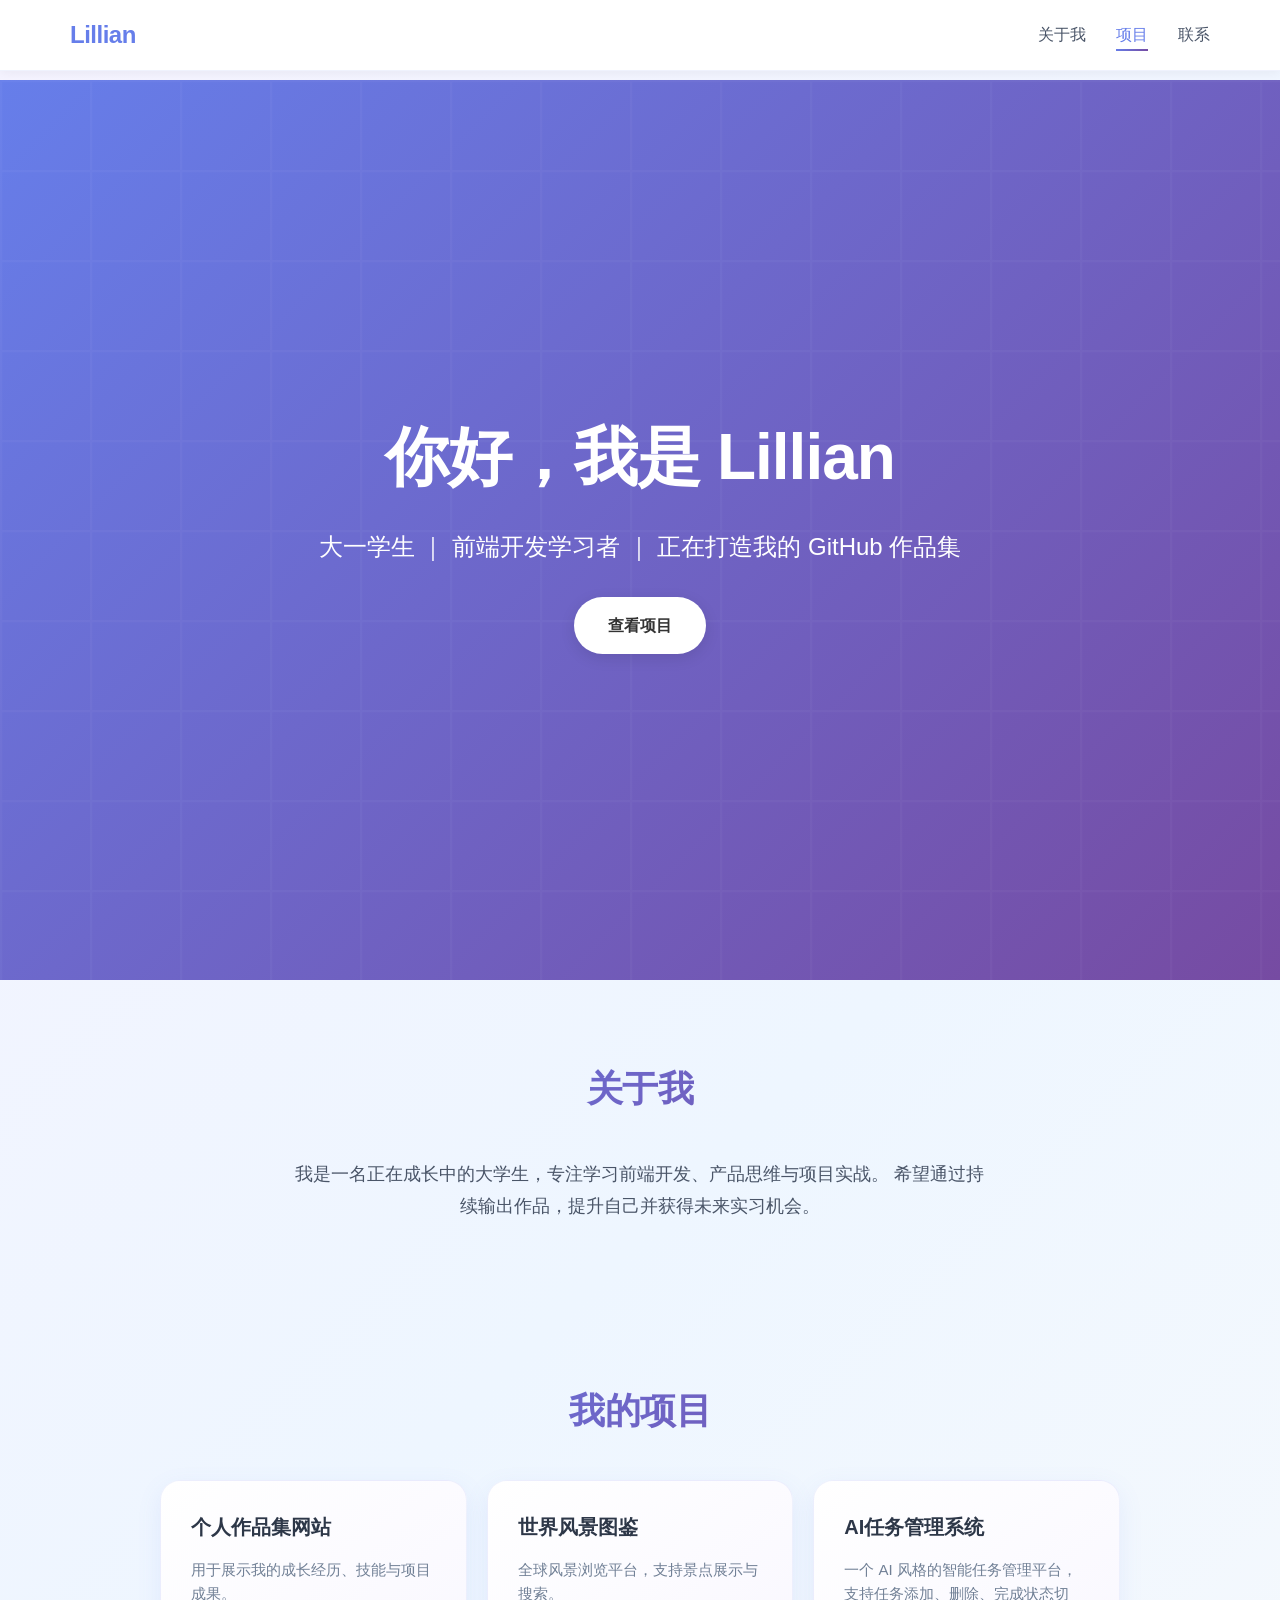
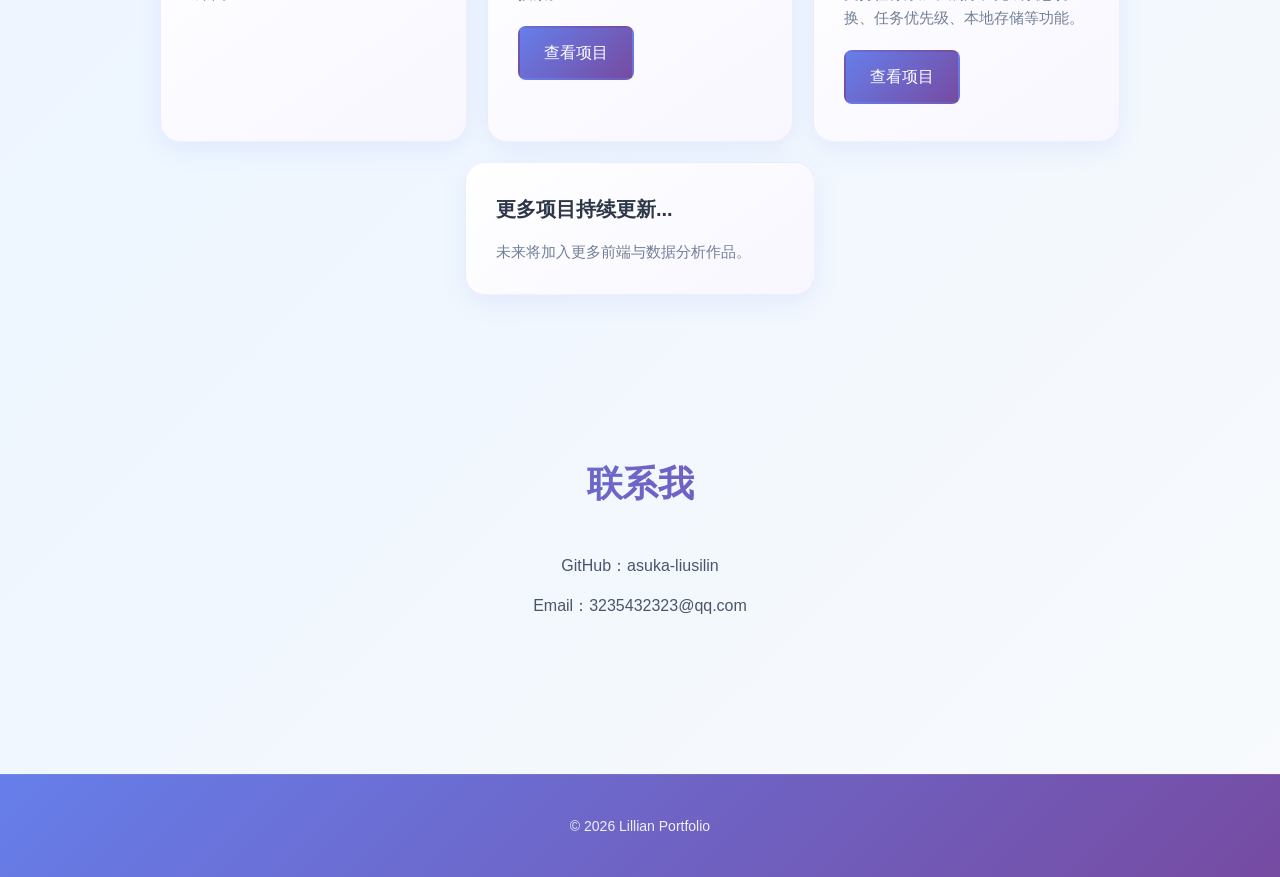
<file: index.html>
<!DOCTYPE html>
<html lang="zh-CN">
<head>
  <meta charset="UTF-8" />
  <meta name="viewport" content="width=device-width, initial-scale=1.0"/>
  <title>Lillian Portfolio</title>
  <link rel="stylesheet" href="styles.css" />
  <link rel="icon" href="data:image/svg+xml,<svg xmlns='http://www.w3.org/2000/svg' viewBox='0 0 100 100'><defs><linearGradient id='grad' x1='0%' y1='0%' x2='100%' y2='100%'><stop offset='0%' style='stop-color:%23667eea;stop-opacity:1'/><stop offset='100%' style='stop-color:%23764ba2;stop-opacity:1'/></linearGradient></defs><circle cx='50' cy='50' r='40' fill='url(%23grad)'/><path d='M50 20L65 35L50 50L35 35Z' fill='white'/></svg>" type="image/svg+xml">
</head>
<body>

  <header>
    <nav>
      <h2>Lillian</h2>
      <ul>
        <li><a href="#about" class="nav-link">关于我</a></li>
        <li><a href="#projects" class="nav-link">项目</a></li>
        <li><a href="#contact" class="nav-link">联系</a></li>
      </ul>
    </nav>
  </header>

  <section class="hero">
    <h1>你好，我是 Lillian</h1>
    <p>大一学生 ｜ 前端开发学习者 ｜ 正在打造我的 GitHub 作品集</p>
    <a href="#projects" class="btn">查看项目</a>
  </section>

  <section id="about" class="section">
    <h2>关于我</h2>
    <p>
      我是一名正在成长中的大学生，专注学习前端开发、产品思维与项目实战。
      希望通过持续输出作品，提升自己并获得未来实习机会。
    </p>
  </section>

  <section id="projects" class="section">
    <h2>我的项目</h2>
    <div class="card-container">
      <div class="card">
        <h3>个人作品集网站</h3>
        <p>用于展示我的成长经历、技能与项目成果。</p>
      </div>
      <div class="card">
        <h3>世界风景图鉴</h3>
        <p>全球风景浏览平台，支持景点展示与搜索。</p>
        <a href="projects/world-scenery/index.html">查看项目</a>
      </div>
      <div class="card">
        <h3>AI任务管理系统</h3>
        <p>一个 AI 风格的智能任务管理平台，支持任务添加、删除、完成状态切换、任务优先级、本地存储等功能。</p>
        <a href="projects/TaskFlow/index.html">查看项目</a>
      </div>
      <div class="card">
        <h3>更多项目持续更新...</h3>
        <p>未来将加入更多前端与数据分析作品。</p>
      </div>
    </div>
  </section>

  <section id="contact" class="section">
    <h2>联系我</h2>
    <p>GitHub：asuka-liusilin</p>
    <p>Email：3235432323@qq.com</p>
  </section>

  <footer>
    <p>© 2026 Lillian Portfolio</p>
  </footer>

  <script>
    const navLinks = document.querySelectorAll('.nav-link');
    const sections = document.querySelectorAll('section[id]');

    function updateActiveNav() {
      const scrollPos = window.scrollY + 150;

      sections.forEach(section => {
        const top = section.offsetTop;
        const height = section.offsetHeight;
        const id = section.getAttribute('id');

        if (scrollPos >= top && scrollPos < top + height) {
          navLinks.forEach(link => {
            link.classList.remove('active');
            if (link.getAttribute('href') === '#' + id) {
              link.classList.add('active');
            }
          });
        }
      });
    }

    window.addEventListener('scroll', updateActiveNav);
    updateActiveNav();

    // 页面加载动画
    window.addEventListener('load', function() {
      document.body.classList.add('loaded');
    });
  </script>
</body>
</html>
</file>
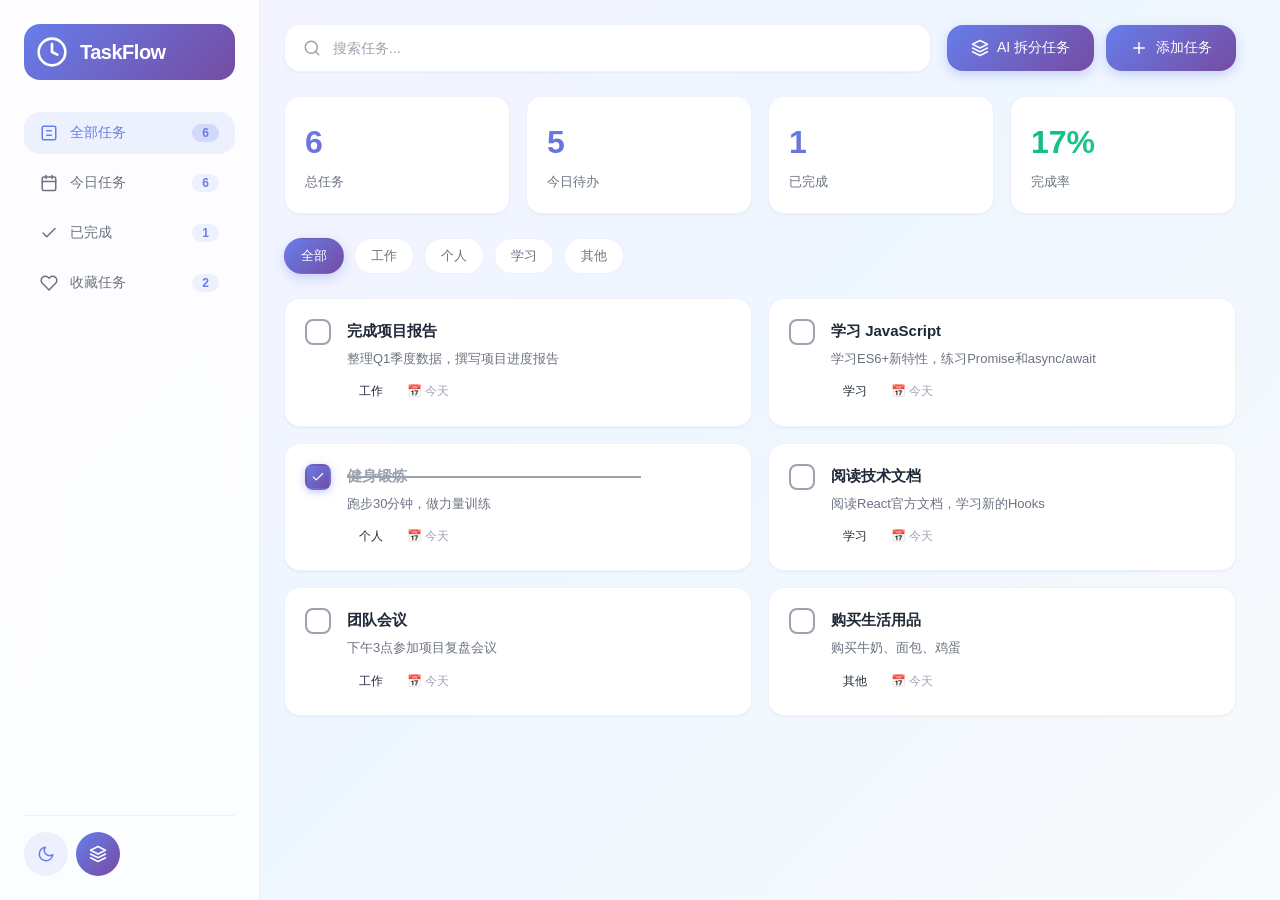
<file: projects/TaskFlow/index.html>
<!DOCTYPE html>
<html lang="zh-CN">
<head>
  <meta charset="UTF-8">
  <meta name="viewport" content="width=device-width, initial-scale=1.0">
  <title>TaskFlow - AI任务管理系统</title>
  <link rel="stylesheet" href="style.css">
  <link rel="icon" href="data:image/svg+xml,<svg xmlns='http://www.w3.org/2000/svg' viewBox='0 0 100 100'><defs><linearGradient id='grad' x1='0%' y1='0%' x2='100%' y2='100%'><stop offset='0%' style='stop-color:%23667eea;stop-opacity:1'/><stop offset='100%' style='stop-color:%23764ba2;stop-opacity:1'/></linearGradient></defs><rect width='100' height='100' rx='20' fill='url(%23grad)'/><text x='50' y='65' font-size='40' text-anchor='middle' fill='white'>T</text></svg>" type="image/svg+xml">
</head>
<body>
  <div class="app-container">
    <aside class="sidebar" id="sidebar">
      <div class="logo">
        <div class="logo-icon">
          <svg viewBox="0 0 24 24" fill="none" stroke="currentColor" stroke-width="2" stroke-linecap="round" stroke-linejoin="round">
            <circle cx="12" cy="12" r="10"/>
            <polyline points="12 6 12 12 16 14"/>
          </svg>
        </div>
        <span class="logo-text">TaskFlow</span>
      </div>

      <nav class="nav-menu">
        <button class="nav-item active" data-filter="all">
          <svg viewBox="0 0 24 24" fill="none" stroke="currentColor" stroke-width="2" stroke-linecap="round" stroke-linejoin="round">
            <rect x="3" y="3" width="18" height="18" rx="2" ry="2"/>
            <line x1="9" y1="9" x2="15" y2="9"/>
            <line x1="9" y1="15" x2="15" y2="15"/>
          </svg>
          <span>全部任务</span>
          <span class="nav-count" id="allCount">0</span>
        </button>

        <button class="nav-item" data-filter="today">
          <svg viewBox="0 0 24 24" fill="none" stroke="currentColor" stroke-width="2" stroke-linecap="round" stroke-linejoin="round">
            <rect x="3" y="4" width="18" height="18" rx="2" ry="2"/>
            <line x1="16" y1="2" x2="16" y2="6"/>
            <line x1="8" y1="2" x2="8" y2="6"/>
            <line x1="3" y1="10" x2="21" y2="10"/>
          </svg>
          <span>今日任务</span>
          <span class="nav-count" id="todayCount">0</span>
        </button>

        <button class="nav-item" data-filter="completed">
          <svg viewBox="0 0 24 24" fill="none" stroke="currentColor" stroke-width="2" stroke-linecap="round" stroke-linejoin="round">
            <polyline points="20 6 9 17 4 12"/>
          </svg>
          <span>已完成</span>
          <span class="nav-count" id="completedCount">0</span>
        </button>

        <button class="nav-item" data-filter="favorite">
          <svg viewBox="0 0 24 24" fill="none" stroke="currentColor" stroke-width="2" stroke-linecap="round" stroke-linejoin="round">
            <path d="M20.84 4.61a5.5 5.5 0 0 0-7.78 0L12 5.67l-1.06-1.06a5.5 5.5 0 0 0-7.78 7.78l1.06 1.06L12 21.23l7.78-7.78 1.06-1.06a5.5 5.5 0 0 0 0-7.78z"/>
          </svg>
          <span>收藏任务</span>
          <span class="nav-count" id="favoriteCount">0</span>
        </button>
      </nav>

      <div class="sidebar-footer">
        <button class="theme-toggle" id="themeToggle">
          <svg viewBox="0 0 24 24" fill="none" stroke="currentColor" stroke-width="2" stroke-linecap="round" stroke-linejoin="round">
            <path d="M21 12.79A9 9 0 1 1 11.21 3 7 7 0 0 0 21 12.79z"/>
          </svg>
        </button>
        <button class="ai-toggle" id="aiSplitBtn">
          <svg viewBox="0 0 24 24" fill="none" stroke="currentColor" stroke-width="2" stroke-linecap="round" stroke-linejoin="round">
            <path d="M12 2L2 7l10 5 10-5-10-5z"/>
            <path d="M2 17l10 5 10-5"/>
            <path d="M2 12l10 5 10-5"/>
          </svg>
        </button>
      </div>
    </aside>

    <main class="main-content">
      <header class="main-header">
        <div class="search-box">
          <svg viewBox="0 0 24 24" fill="none" stroke="currentColor" stroke-width="2" stroke-linecap="round" stroke-linejoin="round">
            <circle cx="11" cy="11" r="8"/>
            <line x1="21" y1="21" x2="16.65" y2="16.65"/>
          </svg>
          <input type="text" id="searchInput" placeholder="搜索任务...">
        </div>

        <div class="btn-group">
          <button class="ai-btn" id="aiSplitBtnAlt">
            <svg viewBox="0 0 24 24" fill="none" stroke="currentColor" stroke-width="2" stroke-linecap="round" stroke-linejoin="round">
              <path d="M12 2L2 7l10 5 10-5-10-5z"/>
              <path d="M2 17l10 5 10-5"/>
              <path d="M2 12l10 5 10-5"/>
            </svg>
            <span>AI 拆分任务</span>
          </button>
          <button class="add-btn" id="addBtn">
            <svg viewBox="0 0 24 24" fill="none" stroke="currentColor" stroke-width="2" stroke-linecap="round" stroke-linejoin="round">
              <line x1="12" y1="5" x2="12" y2="19"/>
              <line x1="5" y1="12" x2="19" y2="12"/>
            </svg>
            <span>添加任务</span>
          </button>
        </div>
      </header>

      <div class="task-stats">
        <div class="stat-item">
          <span class="stat-value" id="totalTasks">0</span>
          <span class="stat-label">总任务</span>
        </div>
        <div class="stat-item">
          <span class="stat-value" id="todayTasks">0</span>
          <span class="stat-label">今日待办</span>
        </div>
        <div class="stat-item">
          <span class="stat-value" id="completedTasks">0</span>
          <span class="stat-label">已完成</span>
        </div>
        <div class="stat-item rate">
          <span class="stat-value" id="completionRate">0%</span>
          <span class="stat-label">完成率</span>
        </div>
      </div>

      <div class="task-filters">
        <button class="filter-btn active" data-category="all">全部</button>
        <button class="filter-btn" data-category="工作">工作</button>
        <button class="filter-btn" data-category="个人">个人</button>
        <button class="filter-btn" data-category="学习">学习</button>
        <button class="filter-btn" data-category="其他">其他</button>
      </div>

      <div class="task-list" id="taskList">
        <div class="empty-state">
          <svg viewBox="0 0 24 24" fill="none" stroke="currentColor" stroke-width="1.5" stroke-linecap="round" stroke-linejoin="round">
            <circle cx="12" cy="12" r="10"/>
            <polyline points="12 6 12 12 16 14"/>
          </svg>
          <h3>暂无任务</h3>
          <p>点击右上角按钮添加你的第一个任务</p>
        </div>
      </div>
    </main>
  </div>

  <div class="modal-overlay" id="modalOverlay">
    <div class="modal-content">
      <div class="modal-header">
        <h2 id="modalTitle">添加任务</h2>
        <button class="close-btn" id="closeBtn">
          <svg viewBox="0 0 24 24" fill="none" stroke="currentColor" stroke-width="2" stroke-linecap="round" stroke-linejoin="round">
            <line x1="18" y1="6" x2="6" y2="18"/>
            <line x1="6" y1="6" x2="18" y2="18"/>
          </svg>
        </button>
      </div>

      <form id="taskForm">
        <div class="form-group">
          <label>任务标题</label>
          <input type="text" id="taskTitle" placeholder="输入任务标题..." required>
        </div>

        <div class="form-group">
          <label>任务描述</label>
          <textarea id="taskDescription" placeholder="输入任务描述..." rows="3"></textarea>
        </div>

        <div class="form-group">
          <label>分类</label>
          <select id="taskCategory">
            <option value="工作">工作</option>
            <option value="个人">个人</option>
            <option value="学习">学习</option>
            <option value="其他">其他</option>
          </select>
        </div>

        <div class="form-actions">
          <button type="button" class="btn-cancel" id="cancelBtn">取消</button>
          <button type="submit" class="btn-submit">保存任务</button>
        </div>
      </form>
    </div>
  </div>

  <div class="modal-overlay" id="aiSplitModal">
    <div class="ai-modal-content">
      <div class="ai-modal-header">
        <h2>
          <svg viewBox="0 0 24 24" fill="none" stroke="currentColor" stroke-width="2" stroke-linecap="round" stroke-linejoin="round" style="width: 20px; height: 20px;">
            <path d="M12 2L2 7l10 5 10-5-10-5z"/>
            <path d="M2 17l10 5 10-5"/>
            <path d="M2 12l10 5 10-5"/>
          </svg>
          AI 智能任务拆分
        </h2>
        <button class="ai-close-btn" id="aiCloseBtn">
          <svg viewBox="0 0 24 24" fill="none" stroke="currentColor" stroke-width="2" stroke-linecap="round" stroke-linejoin="round">
            <line x1="18" y1="6" x2="6" y2="18"/>
            <line x1="6" y1="6" x2="18" y2="18"/>
          </svg>
        </button>
      </div>

      <div id="aiForm">
        <div class="ai-input-group">
          <input type="text" id="aiTaskInput" placeholder="输入复杂任务，如：准备期末考试、开发网站、健身计划...">
          <button class="ai-submit-btn" id="aiSubmitBtn">智能拆分</button>
        </div>
        <div id="aiResult"></div>
      </div>
    </div>
  </div>

  <script src="storage.js"></script>
  <script src="ui.js"></script>
  <script src="ai.js"></script>
  <script src="app.js"></script>
</body>
</html>
</file>
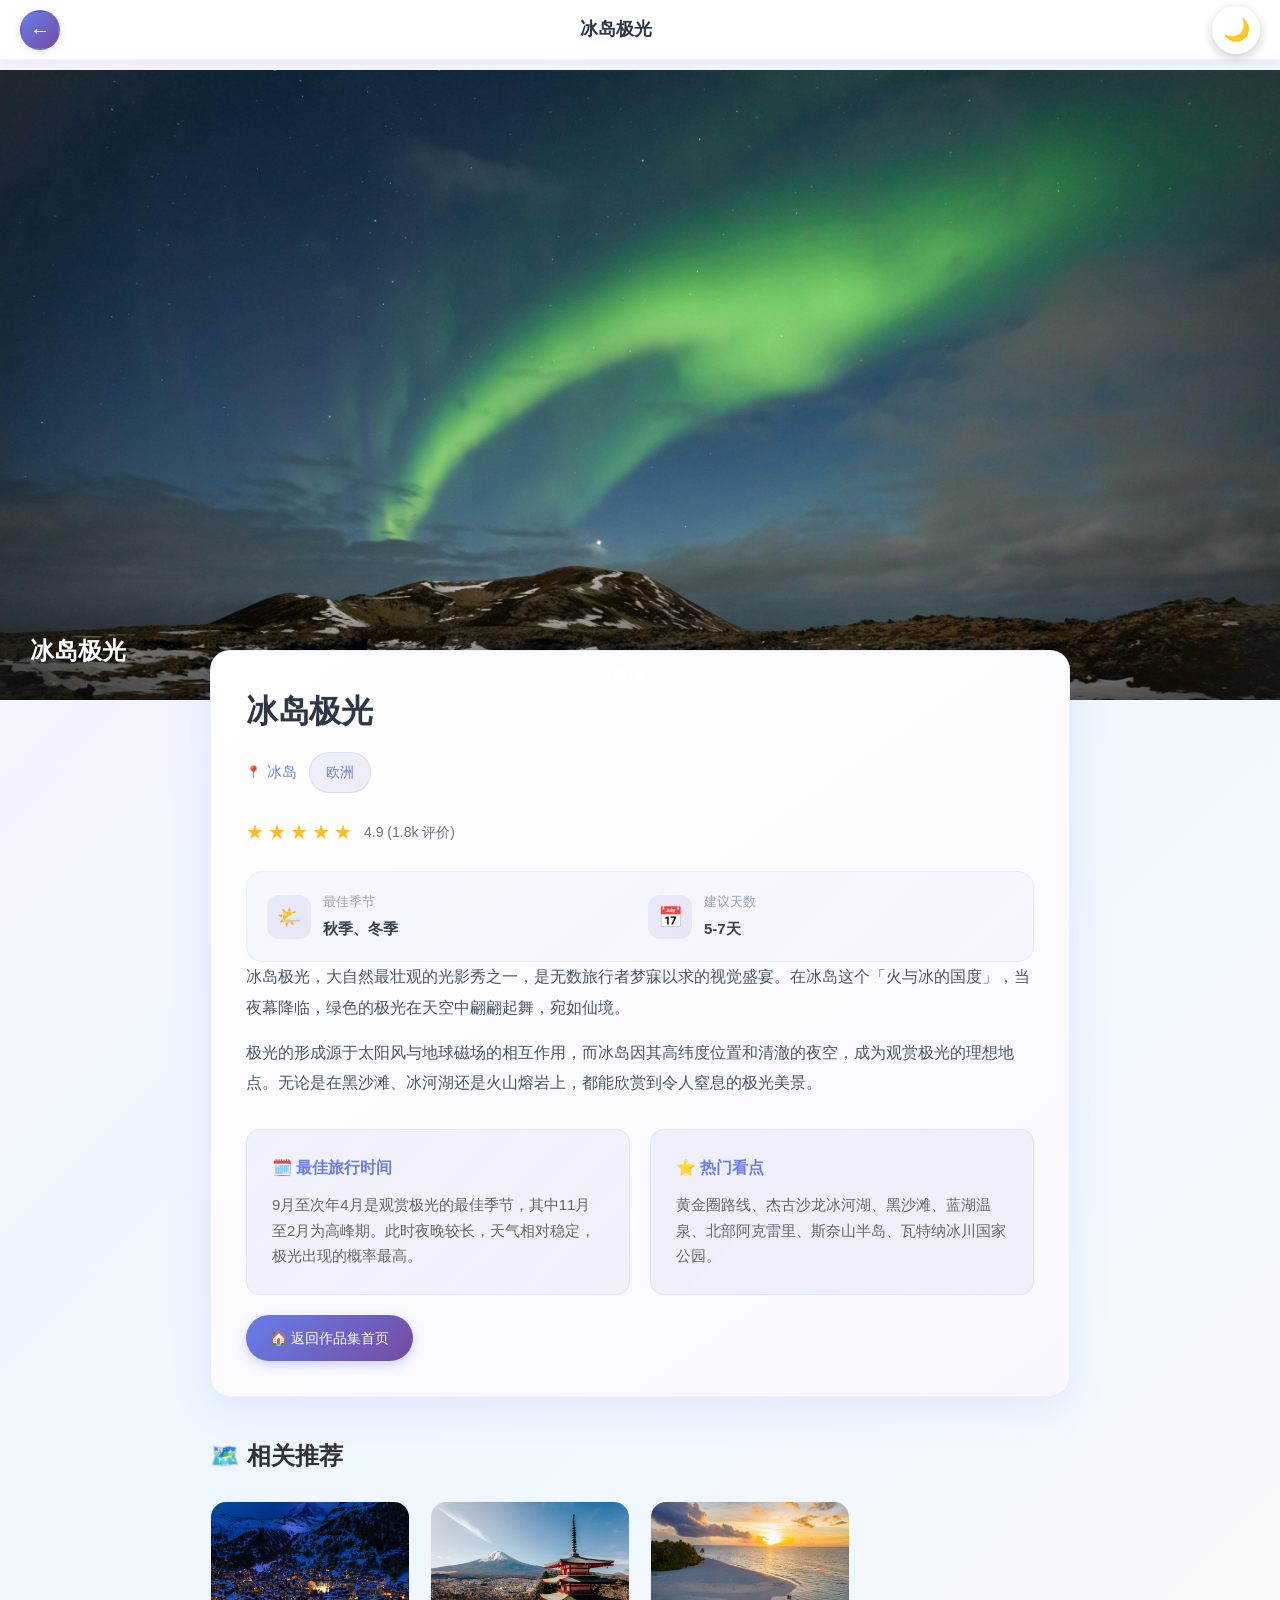
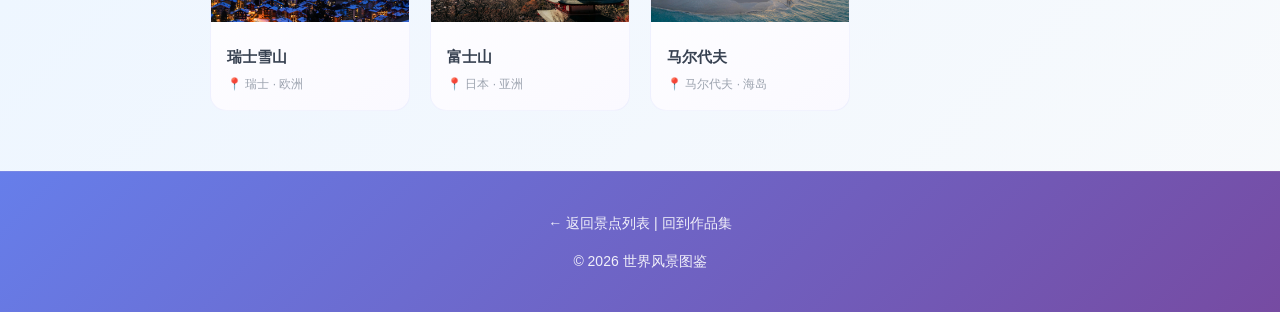
<file: projects/world-scenery/detail-iceland.html>
<!DOCTYPE html>
<html lang="zh-CN">
<head>
<meta charset="UTF-8">
<meta name="viewport" content="width=device-width, initial-scale=1.0">
<title>冰岛极光 - 世界风景图鉴</title>
<link rel="stylesheet" href="style.css">
<link rel="icon" href="data:image/svg+xml,<svg xmlns='http://www.w3.org/2000/svg' viewBox='0 0 100 100'><defs><linearGradient id='grad' x1='0%' y1='0%' x2='100%' y2='100%'><stop offset='0%' style='stop-color:%23667eea;stop-opacity:1'/><stop offset='100%' style='stop-color:%23764ba2;stop-opacity:1'/></linearGradient></defs><circle cx='50' cy='50' r='40' fill='url(%23grad)'/><path d='M50 20L65 35L50 50L35 35Z' fill='white'/></svg>" type="image/svg+xml">
<style>
.detail-hero {
  position: relative;
  width: 100%;
  height: 70vh;
  min-height: 400px;
  overflow: hidden;
}

.slider {
  position: relative;
  width: 100%;
  height: 100%;
}

.slide {
  position: absolute;
  top: 0;
  left: 0;
  width: 100%;
  height: 100%;
  opacity: 0;
  transition: opacity 1s ease-in-out;
}

.slide.active {
  opacity: 1;
}

.slide img {
  width: 100%;
  height: 100%;
  object-fit: cover;
  transition: transform 0.5s ease;
}

.detail-hero:hover .slide img {
  transform: scale(1.03);
}

.detail-hero .overlay {
  position: absolute;
  bottom: 0;
  left: 0;
  right: 0;
  padding: 40px 30px 30px;
  background: linear-gradient(transparent, rgba(0, 0, 0, 0.5));
  color: white;
  z-index: 10;
}

.slider-dots {
  position: absolute;
  bottom: 20px;
  left: 50%;
  transform: translateX(-50%);
  display: flex;
  gap: 10px;
  z-index: 20;
}

.slider-dot {
  width: 10px;
  height: 10px;
  border-radius: 50%;
  background: rgba(255, 255, 255, 0.5);
  cursor: pointer;
  transition: all 0.3s ease;
}

.slider-dot.active {
  background: white;
  transform: scale(1.2);
}

.detail-nav {
  position: fixed;
  top: 0;
  left: 0;
  width: 100%;
  height: 60px;
  background: rgba(255, 255, 255, 0.95);
  backdrop-filter: blur(10px);
  display: flex;
  align-items: center;
  padding: 0 20px;
  z-index: 100;
  box-shadow: 0 2px 10px rgba(0, 0, 0, 0.05);
  border-bottom: 1px solid rgba(102, 126, 234, 0.1);
}

.back-btn {
  display: flex;
  align-items: center;
  justify-content: center;
  width: 40px;
  height: 40px;
  border-radius: 50%;
  background: linear-gradient(135deg, #667eea, #764ba2);
  color: white;
  text-decoration: none;
  font-size: 20px;
  transition: all 0.3s ease;
  box-shadow: 0 2px 8px rgba(0, 0, 0, 0.1);
  border: 2px solid transparent;
  position: relative;
  overflow: hidden;
}

.back-btn::before {
  content: '';
  position: absolute;
  top: 0;
  left: -100%;
  width: 100%;
  height: 100%;
  background: linear-gradient(90deg, transparent, rgba(255, 255, 255, 0.2), transparent);
  transition: left 0.5s ease;
}

.back-btn:hover::before {
  left: 100%;
}

.back-btn:hover {
  transform: scale(1.1);
  box-shadow: 0 4px 15px rgba(102, 126, 234, 0.4);
  border-color: rgba(255, 255, 255, 0.3);
}

.back-btn:active {
  transform: scale(0.95);
}

.detail-title {
  flex: 1;
  text-align: center;
  font-size: 18px;
  font-weight: 600;
  color: #2d3748;
  padding-right: 40px;
  font-family: -apple-system, BlinkMacSystemFont, 'Segoe UI', Roboto, sans-serif;
}

.detail-content {
  max-width: 900px;
  margin: -50px auto 0;
  position: relative;
  z-index: 10;
  padding: 0 20px;
  animation: fadeInUp 0.8s ease-out;
}

.detail-card {
  background: linear-gradient(145deg, #ffffff, #f8f6ff);
  border-radius: 20px;
  padding: 35px;
  box-shadow: 0 10px 40px rgba(102, 126, 234, 0.12);
  border: 1px solid rgba(102, 126, 234, 0.1);
  margin-bottom: 30px;
  position: relative;
  overflow: hidden;
  transition: all 0.3s ease;
}

body.dark {
  background: #0f1115;
}

body.dark .detail-nav {
  background: rgba(26, 29, 36, 0.95);
  border-color: rgba(255, 255, 255, 0.08);
}

body.dark .detail-title {
  color: #e5e7eb;
}

body.dark .detail-card {
  background: #1a1d24;
  box-shadow: 0 10px 40px rgba(0, 0, 0, 0.3);
  border-color: rgba(255, 255, 255, 0.08);
}

body.dark .detail-card h1 {
  color: #ffffff;
}

body.dark .detail-intro p {
  color: #9ca3af;
}

body.dark .info-card {
  background: rgba(255, 255, 255, 0.03);
  border-color: rgba(255, 255, 255, 0.06);
}

body.dark .info-card h3 {
  color: #e5e7eb;
}

body.dark .info-card p {
  color: #9ca3af;
}

body.dark .travel-meta {
  background: rgba(255, 255, 255, 0.03);
  border-color: rgba(255, 255, 255, 0.06);
}

body.dark .travel-item-content h4 {
  color: #6b7280;
}

body.dark .travel-item-content p {
  color: #e5e7eb;
}

body.dark .related-section h2 {
  color: #e5e7eb;
}

body.dark .related-card {
  background: #1a1d24;
  border-color: rgba(255, 255, 255, 0.08);
}

body.dark .related-card-content h4 {
  color: #ffffff;
}

body.dark .related-card-content p {
  color: #6b7280;
}

.detail-card::before {
  content: '';
  position: absolute;
  top: 0;
  left: 0;
  right: 0;
  height: 4px;
  background: linear-gradient(90deg, #667eea, #764ba2);
  transform: scaleX(0);
  transition: transform 0.4s ease;
}

.detail-card:hover::before {
  transform: scaleX(1);
}

.detail-card h1 {
  font-size: 32px;
  color: #2d3748;
  margin-bottom: 15px;
  font-family: -apple-system, BlinkMacSystemFont, 'Segoe UI', Roboto, sans-serif;
  font-weight: 700;
  letter-spacing: -0.5px;
}

.detail-meta {
  display: flex;
  flex-wrap: wrap;
  gap: 12px;
  margin-bottom: 25px;
}

.detail-location {
  display: inline-flex;
  align-items: center;
  color: #667eea;
  font-size: 15px;
  font-weight: 500;
  font-family: -apple-system, BlinkMacSystemFont, 'Segoe UI', Roboto, sans-serif;
}

.detail-location::before {
  content: '📍';
  margin-right: 6px;
  font-size: 12px;
}

.detail-category {
  display: inline-block;
  padding: 8px 16px;
  background: linear-gradient(135deg, rgba(102, 126, 234, 0.1), rgba(118, 75, 162, 0.1));
  color: #667eea;
  font-size: 14px;
  font-weight: 500;
  border-radius: 20px;
  border: 1px solid rgba(102, 126, 234, 0.15);
  font-family: -apple-system, BlinkMacSystemFont, 'Segoe UI', Roboto, sans-serif;
  transition: all 0.3s ease;
}

.detail-card:hover .detail-category {
  background: linear-gradient(135deg, rgba(102, 126, 234, 0.2), rgba(118, 75, 162, 0.2));
  border-color: rgba(102, 126, 234, 0.3);
  transform: scale(1.05);
}

.rating {
  display: flex;
  align-items: center;
  gap: 4px;
  margin-top: 10px;
}

.rating-star {
  font-size: 18px;
  color: #e5e7eb;
  transition: color 0.3s ease;
}

.rating-star.filled {
  color: #fbbf24;
}

.rating-count {
  margin-left: 8px;
  font-size: 14px;
  color: #6b7280;
}

.travel-meta {
  display: grid;
  grid-template-columns: repeat(auto-fit, minmax(140px, 1fr));
  gap: 16px;
  margin-top: 25px;
  padding: 20px;
  background: linear-gradient(135deg, rgba(102, 126, 234, 0.05), rgba(118, 75, 162, 0.03));
  border-radius: 16px;
  border: 1px solid rgba(102, 126, 234, 0.08);
}

.travel-item {
  display: flex;
  align-items: center;
  gap: 12px;
}

.travel-item-icon {
  width: 44px;
  height: 44px;
  border-radius: 12px;
  background: linear-gradient(135deg, rgba(102, 126, 234, 0.1), rgba(118, 75, 162, 0.1));
  display: flex;
  align-items: center;
  justify-content: center;
  font-size: 20px;
}

.travel-item-content h4 {
  font-size: 13px;
  color: #9ca3af;
  margin-bottom: 4px;
  font-weight: 500;
}

.travel-item-content p {
  font-size: 15px;
  color: #374151;
  font-weight: 600;
}

.back-home-btn {
  display: inline-flex;
  align-items: center;
  gap: 8px;
  padding: 12px 24px;
  background: linear-gradient(135deg, #667eea, #764ba2);
  color: white;
  text-decoration: none;
  border-radius: 24px;
  font-weight: 500;
  font-size: 14px;
  transition: all 0.3s cubic-bezier(0.34, 1.56, 0.64, 1);
  box-shadow: 0 4px 12px rgba(102, 126, 234, 0.3);
  margin-top: 20px;
}

.back-home-btn:hover {
  transform: translateY(-2px);
  box-shadow: 0 6px 20px rgba(102, 126, 234, 0.4);
}

.back-home-btn:active {
  transform: translateY(0);
}

.related-section {
  margin-top: 40px;
}

.related-section h2 {
  font-size: 24px;
  color: #333;
  margin-bottom: 25px;
  display: flex;
  align-items: center;
  gap: 10px;
}

.related-cards {
  display: grid;
  grid-template-columns: repeat(auto-fill, minmax(200px, 1fr));
  gap: 20px;
}

.related-card {
  background: linear-gradient(145deg, #ffffff, #faf9ff);
  border-radius: 16px;
  overflow: hidden;
  cursor: pointer;
  transition: all 0.3s cubic-bezier(0.34, 1.56, 0.64, 1);
  border: 1px solid rgba(102, 126, 234, 0.08);
}

.related-card:hover {
  transform: translateY(-6px);
  box-shadow: 0 12px 32px rgba(102, 126, 234, 0.12);
}

.related-card img {
  width: 100%;
  height: 120px;
  object-fit: cover;
  transition: transform 0.4s ease;
}

.related-card:hover img {
  transform: scale(1.05);
}

.related-card-content {
  padding: 16px;
}

.related-card-content h4 {
  font-size: 15px;
  color: #374151;
  font-weight: 600;
  margin-bottom: 6px;
}

.related-card-content p {
  font-size: 12px;
  color: #9ca3af;
  display: flex;
  align-items: center;
  gap: 4px;
}

.detail-intro {
  color: #4a5568;
  font-size: 16px;
  line-height: 1.9;
  margin-bottom: 30px;
  font-family: -apple-system, BlinkMacSystemFont, 'Segoe UI', Roboto, sans-serif;
}

.detail-intro p {
  margin-bottom: 15px;
}

.detail-intro p:last-child {
  margin-bottom: 0;
}

.info-grid {
  display: grid;
  grid-template-columns: repeat(auto-fit, minmax(250px, 1fr));
  gap: 20px;
  margin-top: 30px;
}

.info-card {
  background: linear-gradient(135deg, rgba(102, 126, 234, 0.08), rgba(118, 75, 162, 0.05));
  border-radius: 14px;
  padding: 25px;
  border: 1px solid rgba(102, 126, 234, 0.1);
  transition: all 0.3s ease;
}

.info-card:hover {
  transform: translateY(-5px);
  box-shadow: 0 8px 20px rgba(102, 126, 234, 0.15);
  border-color: rgba(102, 126, 234, 0.2);
}

.info-card h3 {
  font-size: 16px;
  color: #667eea;
  margin-bottom: 12px;
  display: flex;
  align-items: center;
  gap: 8px;
  font-family: -apple-system, BlinkMacSystemFont, 'Segoe UI', Roboto, sans-serif;
  font-weight: 600;
}

.info-card p {
  color: #666;
  font-size: 15px;
  line-height: 1.7;
  font-family: -apple-system, BlinkMacSystemFont, 'Segoe UI', Roboto, sans-serif;
}

.detail-footer {
  text-align: center;
  padding: 40px 20px;
  background: linear-gradient(135deg, #667eea 0%, #764ba2 100%);
  color: white;
  margin-top: 60px;
  border-top: 1px solid rgba(255, 255, 255, 0.1);
}

.detail-footer a {
  color: white;
  text-decoration: none;
  font-weight: 500;
  transition: opacity 0.3s ease;
  font-family: -apple-system, BlinkMacSystemFont, 'Segoe UI', Roboto, sans-serif;
}

.detail-footer a:hover {
  opacity: 1;
  text-decoration: underline;
}

.detail-footer p {
  font-size: 14px;
  opacity: 0.9;
  font-family: -apple-system, BlinkMacSystemFont, 'Segoe UI', Roboto, sans-serif;
}

@media (max-width: 768px) {
  .detail-hero {
    height: 50vh;
    min-height: 300px;
  }

  .detail-card {
    padding: 25px;
    margin-bottom: 20px;
  }

  .detail-card h1 {
    font-size: 26px;
  }

  .detail-meta {
    gap: 10px;
  }

  .info-grid {
    grid-template-columns: 1fr;
    gap: 15px;
  }

  .back-btn {
    width: 36px;
    height: 36px;
    font-size: 18px;
  }

  .detail-title {
    font-size: 16px;
    padding-right: 36px;
  }
}

@media (max-width: 480px) {
  .detail-nav {
    height: 55px;
  }

  .back-btn {
    width: 32px;
    height: 32px;
    font-size: 16px;
  }

  .detail-title {
    font-size: 14px;
    padding-right: 32px;
  }

  .detail-hero {
    height: 40vh;
    min-height: 250px;
  }

  .detail-hero .overlay {
    padding: 30px 20px 20px;
  }

  .detail-card {
    padding: 20px;
    border-radius: 16px;
  }

  .detail-card h1 {
    font-size: 22px;
  }

  .detail-intro {
    font-size: 15px;
  }

  .info-card {
    padding: 20px;
  }

  .info-card h3 {
    font-size: 15px;
  }

  .info-card p {
    font-size: 14px;
  }

  .detail-footer {
    padding: 30px 15px;
  }
}
</style>
</head>
<body>

<nav class="detail-nav">
  <a href="index.html" class="back-btn">←</a>
  <div class="detail-title">冰岛极光</div>
  <button id="themeToggle" class="theme-toggle" onclick="toggleTheme()">
    <span class="theme-icon">🌙</span>
  </button>
</nav>

<section class="detail-hero">
  <div class="slider">
    <div class="slide active">
      <img src="images/iceland-1.jpg" alt="冰岛极光">
    </div>
    <div class="slide">
      <img src="images/iceland-2.jpg" alt="冰岛极光">
    </div>
    <div class="slide">
      <img src="images/iceland-3.jpg" alt="冰岛极光">
    </div>
  </div>
  <div class="slider-dots">
    <div class="slider-dot active" data-index="0"></div>
    <div class="slider-dot" data-index="1"></div>
    <div class="slider-dot" data-index="2"></div>
  </div>
  <div class="overlay">
    <h1>冰岛极光</h1>
  </div>
</section>

<script>
  // 轮播功能
  const slides = document.querySelectorAll('.slide');
  const dots = document.querySelectorAll('.slider-dot');
  let currentSlide = 0;
  const slideInterval = 5000; // 5秒切换一次

  function showSlide(index) {
    // 隐藏所有幻灯片
    slides.forEach(slide => {
      slide.classList.remove('active');
    });
    
    // 移除所有圆点的活动状态
    dots.forEach(dot => {
      dot.classList.remove('active');
    });
    
    // 显示当前幻灯片和圆点
    slides[index].classList.add('active');
    dots[index].classList.add('active');
    
    currentSlide = index;
  }

  // 自动轮播
  function startSlideShow() {
    setInterval(() => {
      let nextSlide = (currentSlide + 1) % slides.length;
      showSlide(nextSlide);
    }, slideInterval);
  }

  // 点击圆点切换幻灯片
  dots.forEach(dot => {
    dot.addEventListener('click', () => {
      const index = parseInt(dot.getAttribute('data-index'));
      showSlide(index);
    });
  });

  // 开始轮播
  startSlideShow();
</script>

<section class="detail-content">
  <div class="detail-card">
    <h1>冰岛极光</h1>
    <div class="detail-meta">
      <span class="detail-location">冰岛</span>
      <span class="detail-category">欧洲</span>
    </div>
    
    <div class="rating">
      <span class="rating-star filled">★</span>
      <span class="rating-star filled">★</span>
      <span class="rating-star filled">★</span>
      <span class="rating-star filled">★</span>
      <span class="rating-star filled">★</span>
      <span class="rating-count">4.9 (1.8k 评价)</span>
    </div>

    <div class="travel-meta">
      <div class="travel-item">
        <div class="travel-item-icon">🌤️</div>
        <div class="travel-item-content">
          <h4>最佳季节</h4>
          <p>秋季、冬季</p>
        </div>
      </div>
      <div class="travel-item">
        <div class="travel-item-icon">📅</div>
        <div class="travel-item-content">
          <h4>建议天数</h4>
          <p>5-7天</p>
        </div>
      </div>
    </div>

    <div class="detail-intro">
      <p>冰岛极光，大自然最壮观的光影秀之一，是无数旅行者梦寐以求的视觉盛宴。在冰岛这个「火与冰的国度」，当夜幕降临，绿色的极光在天空中翩翩起舞，宛如仙境。</p>
      <p>极光的形成源于太阳风与地球磁场的相互作用，而冰岛因其高纬度位置和清澈的夜空，成为观赏极光的理想地点。无论是在黑沙滩、冰河湖还是火山熔岩上，都能欣赏到令人窒息的极光美景。</p>
    </div>

    <div class="info-grid">
      <div class="info-card">
        <h3>🗓️ 最佳旅行时间</h3>
        <p>9月至次年4月是观赏极光的最佳季节，其中11月至2月为高峰期。此时夜晚较长，天气相对稳定，极光出现的概率最高。</p>
      </div>
      <div class="info-card">
        <h3>⭐ 热门看点</h3>
        <p>黄金圈路线、杰古沙龙冰河湖、黑沙滩、蓝湖温泉、北部阿克雷里、斯奈山半岛、瓦特纳冰川国家公园。</p>
      </div>
    </div>

    <a href="../index.html" class="back-home-btn">🏠 返回作品集首页</a>
  </div>

  <div class="related-section">
    <h2>🗺️ 相关推荐</h2>
    <div class="related-cards">
      <a href="detail-switzerland.html" class="related-card" style="text-decoration: none;">
        <img src="images/switzerland-1.jpg" alt="瑞士雪山">
        <div class="related-card-content">
          <h4>瑞士雪山</h4>
          <p>📍 瑞士 · 欧洲</p>
        </div>
      </a>
      <a href="detail-fuji.html" class="related-card" style="text-decoration: none;">
        <img src="images/fuji-1.jpg" alt="富士山">
        <div class="related-card-content">
          <h4>富士山</h4>
          <p>📍 日本 · 亚洲</p>
        </div>
      </a>
      <a href="detail-maldives.html" class="related-card" style="text-decoration: none;">
        <img src="images/maldives-1.jpg" alt="马尔代夫">
        <div class="related-card-content">
          <h4>马尔代夫</h4>
          <p>📍 马尔代夫 · 海岛</p>
        </div>
      </a>
    </div>
  </div>
</section>

<footer class="detail-footer">
  <p><a href="index.html">← 返回景点列表</a> | <a href="../index.html">回到作品集</a></p>
  <p style="margin-top: 15px;">© 2026 世界风景图鉴</p>
</footer>

<script>
  function getTheme() {
    const savedTheme = localStorage.getItem('sceneryTheme');
    return savedTheme || 'light';
  }

  function setTheme(theme) {
    localStorage.setItem('sceneryTheme', theme);
    if (theme === 'dark') {
      document.body.classList.add('dark');
      document.querySelector('.theme-icon').textContent = '☀️';
    } else {
      document.body.classList.remove('dark');
      document.querySelector('.theme-icon').textContent = '🌙';
    }
  }

  function toggleTheme() {
    const currentTheme = getTheme();
    const newTheme = currentTheme === 'light' ? 'dark' : 'light';
    setTheme(newTheme);
  }

  window.addEventListener('load', function() {
    const savedTheme = getTheme();
    if (savedTheme === 'dark') {
      document.body.classList.add('dark');
      document.querySelector('.theme-icon').textContent = '☀️';
    }
  });
</script>

</body>
</html>
</file>
<file: styles.css>
* {
  margin: 0;
  padding: 0;
  box-sizing: border-box;
}

body {
  font-family: -apple-system, BlinkMacSystemFont, 'Segoe UI', Roboto, 'Helvetica Neue', Arial, sans-serif;
  background: linear-gradient(135deg, #f5f3ff 0%, #eef6ff 50%, #f8fafc 100%);
  color: #2d3748;
  line-height: 1.6;
  scroll-behavior: smooth;
  padding-top: 80px;
}

@font-face {
  font-family: 'Inter';
  font-style: normal;
  font-weight: 400;
  src: url('https://fonts.gstatic.com/s/inter/v12/UcCO3FwrK3iLTeHuS_fvQtMwCp50KnMw2boKoduKmMEVuLyfAZ9hjA.woff2') format('woff2');
}

@keyframes fadeInUp {
  from {
    opacity: 0;
    transform: translateY(30px);
  }
  to {
    opacity: 1;
    transform: translateY(0);
  }
}

@keyframes fadeIn {
  from {
    opacity: 0;
  }
  to {
    opacity: 1;
  }
}

@keyframes pulse {
  0%, 100% {
    transform: scale(1);
  }
  50% {
    transform: scale(1.05);
  }
}

header {
  position: fixed;
  top: 0;
  left: 0;
  width: 100%;
  background: rgba(255, 255, 255, 0.95);
  backdrop-filter: blur(10px);
  z-index: 1000;
  box-shadow: 0 2px 10px rgba(0, 0, 0, 0.05);
  border-bottom: 1px solid rgba(102, 126, 234, 0.1);
}

nav {
  display: flex;
  justify-content: space-between;
  align-items: center;
  max-width: 1200px;
  margin: 0 auto;
  padding: 0 30px;
  height: 70px;
}

nav h2 {
  color: #667eea;
  font-size: 24px;
  font-weight: 700;
  letter-spacing: -0.5px;
}

nav ul {
  display: flex;
  list-style: none;
  gap: 30px;
}

nav a {
  text-decoration: none;
  color: #4a5568;
  font-weight: 500;
  font-size: 16px;
  padding: 8px 0;
  position: relative;
  transition: color 0.3s ease;
}

nav a::after {
  content: '';
  position: absolute;
  bottom: 0;
  left: 0;
  width: 0;
  height: 2px;
  background: linear-gradient(135deg, #667eea, #764ba2);
  transition: width 0.3s ease;
}

nav a:hover {
  color: #667eea;
}

nav a:hover::after,
nav a.active::after {
  width: 100%;
}

nav a.active {
  color: #667eea;
}

.hero {
  height: 100vh;
  display: flex;
  flex-direction: column;
  justify-content: center;
  align-items: center;
  text-align: center;
  padding: 20px;
  background: linear-gradient(135deg, #667eea 0%, #764ba2 100%);
  color: white;
  position: relative;
  overflow: hidden;
}

.hero::before {
  content: '';
  position: absolute;
  top: 0;
  left: 0;
  right: 0;
  bottom: 0;
  background: url('data:image/svg+xml,<svg xmlns="http://www.w3.org/2000/svg" viewBox="0 0 100 100"><defs><pattern id="grid" width="10" height="10" patternUnits="userSpaceOnUse"><path d="M 10 0 L 0 0 0 10" fill="none" stroke="rgba(255,255,255,0.1)" stroke-width="0.5"/></pattern></defs><rect width="100" height="100" fill="url(%23grid)"/></svg>');
  opacity: 0.3;
}

.hero h1 {
  font-size: 64px;
  font-weight: 700;
  margin-bottom: 20px;
  animation: fadeInUp 1s ease-out;
  position: relative;
  z-index: 1;
  letter-spacing: -1px;
}

.hero p {
  font-size: 24px;
  margin-bottom: 30px;
  opacity: 0.95;
  animation: fadeInUp 1s ease-out 0.2s both;
  position: relative;
  z-index: 1;
  font-weight: 300;
}

.hero .btn {
  animation: fadeInUp 1s ease-out 0.4s both;
  position: relative;
  z-index: 1;
}

.btn {
  display: inline-block;
  padding: 14px 32px;
  background: white;
  color: #333;
  text-decoration: none;
  border-radius: 32px;
  font-weight: 600;
  font-size: 16px;
  transition: all 0.3s ease;
  box-shadow: 0 4px 15px rgba(0, 0, 0, 0.1);
  border: 2px solid transparent;
  position: relative;
  overflow: hidden;
}

.btn::before {
  content: '';
  position: absolute;
  top: 0;
  left: -100%;
  width: 100%;
  height: 100%;
  background: linear-gradient(90deg, transparent, rgba(102, 126, 234, 0.1), transparent);
  transition: left 0.5s ease;
}

.btn:hover::before {
  left: 100%;
}

.btn:hover {
  transform: translateY(-2px) scale(1.05);
  box-shadow: 0 8px 25px rgba(102, 126, 234, 0.3);
  border-color: rgba(102, 126, 234, 0.3);
}

.section {
  max-width: 1000px;
  margin: 0 auto;
  padding: 80px 20px;
}

.section h2 {
  text-align: center;
  margin-bottom: 40px;
  font-size: 36px;
  font-weight: 700;
  background: linear-gradient(135deg, #667eea, #764ba2);
  -webkit-background-clip: text;
  -webkit-text-fill-color: transparent;
  background-clip: text;
  letter-spacing: -0.5px;
}

#about p {
  text-align: center;
  font-size: 18px;
  color: #4a5568;
  line-height: 1.8;
  max-width: 700px;
  margin: 0 auto;
}

.card-container {
  display: flex;
  gap: 20px;
  flex-wrap: wrap;
  justify-content: center;
  margin-top: 30px;
}

.card {
  background: linear-gradient(145deg, #ffffff, #f8f6ff);
  padding: 30px;
  border-radius: 20px;
  box-shadow: 0 8px 25px rgba(102, 126, 234, 0.1);
  transition: all 0.4s cubic-bezier(0.4, 0, 0.2, 1);
  flex: 1;
  min-width: 280px;
  max-width: 350px;
  animation: fadeInUp 0.8s ease-out both;
  border: 1px solid rgba(102, 126, 234, 0.1);
  position: relative;
  overflow: hidden;
}

.card::before {
  content: '';
  position: absolute;
  top: 0;
  left: 0;
  right: 0;
  height: 4px;
  background: linear-gradient(90deg, #667eea, #764ba2);
  transform: scaleX(0);
  transition: transform 0.4s ease;
}

.card:hover::before {
  transform: scaleX(1);
}

.card:nth-child(1) { animation-delay: 0.1s; }
.card:nth-child(2) { animation-delay: 0.2s; }
.card:nth-child(3) { animation-delay: 0.3s; }

.card:hover {
  transform: translateY(-10px) scale(1.02);
  box-shadow: 0 15px 35px rgba(102, 126, 234, 0.2);
  border-color: rgba(102, 126, 234, 0.2);
}

.card h3 {
  color: #2d3748;
  margin-bottom: 15px;
  font-size: 20px;
  font-weight: 600;
  transition: color 0.3s ease;
}

.card:hover h3 {
  color: #667eea;
}

.card p {
  color: #718096;
  font-size: 15px;
  line-height: 1.6;
}

.card a {
  display: inline-block;
  margin-top: 20px;
  padding: 12px 24px;
  background: linear-gradient(135deg, #667eea, #764ba2);
  color: white;
  text-decoration: none;
  border-radius: 8px;
  font-weight: 500;
  transition: all 0.3s ease;
  border: 2px solid transparent;
  position: relative;
  overflow: hidden;
}

.card a::before {
  content: '';
  position: absolute;
  top: 0;
  left: -100%;
  width: 100%;
  height: 100%;
  background: linear-gradient(90deg, transparent, rgba(255, 255, 255, 0.2), transparent);
  transition: left 0.5s ease;
}

.card a:hover::before {
  left: 100%;
}

.card a:hover {
  transform: scale(1.05);
  box-shadow: 0 5px 15px rgba(102, 126, 234, 0.4);
  border-color: rgba(255, 255, 255, 0.3);
}

#contact p {
  text-align: center;
  margin: 15px 0;
  font-size: 16px;
  color: #4a5568;
}

footer {
  text-align: center;
  padding: 40px 20px;
  background: linear-gradient(135deg, #667eea 0%, #764ba2 100%);
  color: white;
  border-top: 1px solid rgba(255, 255, 255, 0.1);
  margin-top: 60px;
}

footer p {
  font-size: 14px;
  opacity: 0.9;
  font-weight: 400;
}

@media (max-width: 768px) {
  nav {
    padding: 0 20px;
  }

  nav h2 {
    font-size: 20px;
  }

  nav ul {
    gap: 15px;
  }

  nav a {
    font-size: 14px;
  }

  .hero h1 {
    font-size: 48px;
  }

  .hero p {
    font-size: 20px;
    padding: 0 20px;
  }

  .btn {
    padding: 12px 28px;
    font-size: 14px;
  }

  .section {
    padding: 60px 20px;
  }

  .section h2 {
    font-size: 30px;
  }

  .card {
    min-width: 100%;
    padding: 25px;
  }

  .card h3 {
    font-size: 18px;
  }
}

@media (max-width: 480px) {
  nav {
    flex-direction: column;
    height: auto;
    padding: 15px 20px;
    gap: 10px;
  }

  nav ul {
    gap: 10px;
  }

  nav a {
    font-size: 13px;
    padding: 5px 8px;
  }

  body {
    padding-top: 120px;
  }

  .hero h1 {
    font-size: 36px;
  }

  .hero p {
    font-size: 18px;
  }

  .section {
    padding: 50px 15px;
  }

  .section h2 {
    font-size: 26px;
  }

  .card {
    padding: 20px;
  }

  .card h3 {
    font-size: 16px;
  }

  .card a {
    padding: 10px 20px;
    font-size: 14px;
  }

  footer {
    padding: 30px 15px;
  }
}

/* 页面加载动画 */
body {
  opacity: 0;
  transition: opacity 0.5s ease;
}

body.loaded {
  opacity: 1;
}
</file>
<file: projects/TaskFlow/style.css>
:root {
  --bg-primary: linear-gradient(135deg, #f5f3ff 0%, #eef6ff 50%, #f8fafc 100%);
  --bg-sidebar: rgba(255, 255, 255, 0.8);
  --bg-card: rgba(255, 255, 255, 0.95);
  --bg-card-hover: rgba(255, 255, 255, 1);
  --text-primary: #1f2937;
  --text-secondary: #6b7280;
  --text-muted: #9ca3af;
  --accent-gradient: linear-gradient(135deg, #667eea 0%, #764ba2 100%);
  --accent-color: #667eea;
  --border-color: rgba(102, 126, 234, 0.1);
  --shadow-sm: 0 1px 2px rgba(0, 0, 0, 0.05);
  --shadow-md: 0 4px 12px rgba(102, 126, 234, 0.08);
  --shadow-lg: 0 8px 24px rgba(102, 126, 234, 0.12);
  --shadow-xl: 0 12px 32px rgba(102, 126, 234, 0.15);
  --radius-sm: 8px;
  --radius-md: 12px;
  --radius-lg: 16px;
  --radius-xl: 20px;
}

body.dark {
  --bg-primary: #0f1115;
  --bg-sidebar: rgba(26, 29, 36, 0.95);
  --bg-card: rgba(26, 29, 36, 0.9);
  --bg-card-hover: rgba(33, 37, 43, 1);
  --text-primary: #f9fafb;
  --text-secondary: #9ca3af;
  --text-muted: #6b7280;
  --border-color: rgba(255, 255, 255, 0.06);
  --shadow-sm: 0 1px 2px rgba(0, 0, 0, 0.3);
  --shadow-md: 0 4px 12px rgba(0, 0, 0, 0.25);
  --shadow-lg: 0 8px 24px rgba(0, 0, 0, 0.35);
  --shadow-xl: 0 12px 32px rgba(0, 0, 0, 0.4);
}

* {
  margin: 0;
  padding: 0;
  box-sizing: border-box;
}

body {
  font-family: -apple-system, BlinkMacSystemFont, 'Segoe UI', Roboto, 'Helvetica Neue', Arial, sans-serif;
  background: var(--bg-primary);
  color: var(--text-primary);
  line-height: 1.6;
  min-height: 100vh;
  transition: all 0.3s ease;
}

.app-container {
  display: flex;
  min-height: 100vh;
}

.sidebar {
  width: 260px;
  background: var(--bg-sidebar);
  backdrop-filter: blur(20px);
  border-right: 1px solid var(--border-color);
  padding: 24px;
  display: flex;
  flex-direction: column;
  position: fixed;
  left: 0;
  top: 0;
  bottom: 0;
  z-index: 100;
  transition: transform 0.3s ease;
}

.logo {
  display: flex;
  align-items: center;
  gap: 12px;
  margin-bottom: 32px;
  padding: 12px;
  border-radius: var(--radius-lg);
  background: var(--accent-gradient);
  color: white;
}

.logo-icon {
  width: 32px;
  height: 32px;
  display: flex;
  align-items: center;
  justify-content: center;
  font-size: 20px;
}

.logo-text {
  font-size: 20px;
  font-weight: 700;
  letter-spacing: -0.5px;
}

.nav-menu {
  display: flex;
  flex-direction: column;
  gap: 8px;
  flex: 1;
}

.nav-item {
  display: flex;
  align-items: center;
  gap: 12px;
  padding: 12px 16px;
  border: none;
  background: transparent;
  border-radius: var(--radius-lg);
  cursor: pointer;
  transition: all 0.25s cubic-bezier(0.4, 0, 0.2, 1);
  color: var(--text-secondary);
  font-size: 14px;
  font-weight: 500;
}

.nav-item:hover {
  background: rgba(102, 126, 234, 0.08);
  color: var(--text-primary);
  transform: translateX(4px);
}

.nav-item.active {
  background: rgba(102, 126, 234, 0.1);
  color: #667eea;
}

.nav-item svg {
  width: 18px;
  height: 18px;
  flex-shrink: 0;
}

.nav-count {
  margin-left: auto;
  padding: 2px 10px;
  background: rgba(102, 126, 234, 0.1);
  color: #667eea;
  border-radius: 10px;
  font-size: 12px;
  font-weight: 600;
}

.nav-item.active .nav-count {
  background: rgba(102, 126, 234, 0.2);
}

.sidebar-footer {
  padding-top: 16px;
  border-top: 1px solid var(--border-color);
  display: flex;
  gap: 8px;
}

.theme-toggle, .ai-toggle {
  width: 44px;
  height: 44px;
  border-radius: 50%;
  border: none;
  background: rgba(102, 126, 234, 0.1);
  cursor: pointer;
  display: flex;
  align-items: center;
  justify-content: center;
  color: #667eea;
  transition: all 0.25s cubic-bezier(0.4, 0, 0.2, 1);
}

.theme-toggle:hover, .ai-toggle:hover {
  background: rgba(102, 126, 234, 0.2);
  transform: scale(1.05);
}

.theme-toggle svg, .ai-toggle svg {
  width: 18px;
  height: 18px;
}

.ai-toggle {
  background: var(--accent-gradient);
  color: white;
}

.ai-toggle:hover {
  box-shadow: 0 4px 16px rgba(102, 126, 234, 0.4);
}

.main-content {
  flex: 1;
  margin-left: 260px;
  padding: 24px;
  max-width: 1000px;
}

.main-header {
  display: flex;
  gap: 16px;
  margin-bottom: 24px;
  align-items: center;
}

.search-box {
  flex: 1;
  display: flex;
  align-items: center;
  gap: 12px;
  padding: 14px 18px;
  background: var(--bg-card);
  border-radius: var(--radius-lg);
  border: 1px solid var(--border-color);
  transition: all 0.25s cubic-bezier(0.4, 0, 0.2, 1);
  box-shadow: var(--shadow-sm);
}

.search-box:focus-within {
  border-color: #667eea;
  box-shadow: 0 0 0 3px rgba(102, 126, 234, 0.15), var(--shadow-md);
  transform: translateY(-1px);
}

.search-box svg {
  width: 18px;
  height: 18px;
  color: var(--text-muted);
}

.search-box input {
  flex: 1;
  border: none;
  background: transparent;
  font-size: 14px;
  color: var(--text-primary);
  outline: none;
}

.search-box input::placeholder {
  color: var(--text-muted);
}

.btn-group {
  display: flex;
  gap: 12px;
}

.add-btn, .ai-btn {
  display: flex;
  align-items: center;
  gap: 8px;
  padding: 14px 24px;
  background: var(--accent-gradient);
  color: white;
  border: none;
  border-radius: var(--radius-lg);
  font-size: 14px;
  font-weight: 500;
  cursor: pointer;
  transition: all 0.25s cubic-bezier(0.4, 0, 0.2, 1);
  box-shadow: 0 4px 12px rgba(102, 126, 234, 0.3);
}

.add-btn:hover, .ai-btn:hover {
  transform: translateY(-2px);
  box-shadow: 0 8px 24px rgba(102, 126, 234, 0.4);
}

.add-btn:active, .ai-btn:active {
  transform: translateY(0);
}

.add-btn svg, .ai-btn svg {
  width: 18px;
  height: 18px;
}

.ai-btn {
  background: linear-gradient(135deg, #667eea 0%, #764ba2 50%, #f093fb 100%);
  background-size: 200% 200%;
  animation: gradientShift 3s ease infinite;
}

@keyframes gradientShift {
  0%, 100% { background-position: 0% 50%; }
  50% { background-position: 100% 50%; }
}

.task-stats {
  display: grid;
  grid-template-columns: repeat(4, 1fr);
  gap: 16px;
  margin-bottom: 24px;
}

.stat-item {
  background: var(--bg-card);
  border-radius: var(--radius-lg);
  padding: 20px;
  border: 1px solid var(--border-color);
  transition: all 0.25s cubic-bezier(0.4, 0, 0.2, 1);
  box-shadow: var(--shadow-sm);
  position: relative;
  overflow: hidden;
}

.stat-item::before {
  content: '';
  position: absolute;
  top: 0;
  left: 0;
  right: 0;
  height: 3px;
  background: var(--accent-gradient);
  opacity: 0;
  transition: opacity 0.25s ease;
}

.stat-item:hover {
  transform: translateY(-3px);
  box-shadow: var(--shadow-lg);
}

.stat-item:hover::before {
  opacity: 1;
}

.stat-value {
  display: block;
  font-size: 32px;
  font-weight: 700;
  background: var(--accent-gradient);
  -webkit-background-clip: text;
  -webkit-text-fill-color: transparent;
  background-clip: text;
}

.stat-label {
  display: block;
  font-size: 13px;
  color: var(--text-secondary);
  margin-top: 4px;
}

.stat-item.rate .stat-value {
  background: linear-gradient(135deg, #10b981 0%, #34d399 100%);
  -webkit-background-clip: text;
  background-clip: text;
}

.task-filters {
  display: flex;
  gap: 10px;
  margin-bottom: 24px;
  flex-wrap: wrap;
}

.filter-btn {
  padding: 8px 16px;
  border: 1px solid var(--border-color);
  background: var(--bg-card);
  color: var(--text-secondary);
  border-radius: 20px;
  font-size: 13px;
  font-weight: 500;
  cursor: pointer;
  transition: all 0.2s ease;
}

.filter-btn:hover {
  border-color: #667eea;
  color: #667eea;
  transform: translateY(-1px);
}

.filter-btn.active {
  background: var(--accent-gradient);
  border-color: transparent;
  color: white;
  box-shadow: 0 4px 12px rgba(102, 126, 234, 0.3);
}

.task-list {
  display: grid;
  grid-template-columns: repeat(2, 1fr);
  gap: 16px;
}

.empty-state {
  text-align: center;
  padding: 60px 20px;
  background: var(--bg-card);
  border-radius: var(--radius-xl);
  border: 2px dashed var(--border-color);
  grid-column: span 2;
}

.empty-state svg {
  width: 64px;
  height: 64px;
  color: var(--text-muted);
  margin-bottom: 16px;
}

.empty-state h3 {
  font-size: 18px;
  color: var(--text-primary);
  margin-bottom: 8px;
}

.empty-state p {
  font-size: 14px;
  color: var(--text-secondary);
}

.task-card {
  background: var(--bg-card);
  border-radius: var(--radius-lg);
  border: 1px solid var(--border-color);
  padding: 20px;
  display: flex;
  gap: 16px;
  transition: all 0.3s cubic-bezier(0.4, 0, 0.2, 1);
  cursor: pointer;
  position: relative;
  overflow: hidden;
  box-shadow: var(--shadow-sm);
}

.task-card::before {
  content: '';
  position: absolute;
  top: 0;
  left: 0;
  right: 0;
  bottom: 0;
  background: var(--accent-gradient);
  opacity: 0;
  transition: opacity 0.3s ease;
  z-index: 0;
}

.task-card:hover {
  background: var(--bg-card-hover);
  box-shadow: var(--shadow-xl);
  transform: translateY(-4px);
  border-color: rgba(102, 126, 234, 0.3);
}

.task-card:active {
  transform: translateY(-2px) scale(0.98);
}

.task-card > * {
  position: relative;
  z-index: 1;
}

.fade-in {
  animation: fadeInUp 0.4s cubic-bezier(0.4, 0, 0.2, 1) forwards;
  opacity: 0;
}

@keyframes fadeInUp {
  from {
    opacity: 0;
    transform: translateY(20px);
  }
  to {
    opacity: 1;
    transform: translateY(0);
  }
}

.fade-out {
  animation: fadeOutDown 0.3s cubic-bezier(0.4, 0, 0.2, 1) forwards;
}

@keyframes fadeOutDown {
  from {
    opacity: 1;
    transform: translateY(0);
  }
  to {
    opacity: 0;
    transform: translateY(20px);
  }
}

.task-checkbox {
  width: 26px;
  height: 26px;
  border-radius: 8px;
  border: 2px solid var(--text-muted);
  cursor: pointer;
  display: flex;
  align-items: center;
  justify-content: center;
  flex-shrink: 0;
  transition: all 0.25s cubic-bezier(0.4, 0, 0.2, 1);
  background: transparent;
}

.task-checkbox:hover {
  border-color: #667eea;
  transform: scale(1.1);
}

.task-checkbox.checked {
  background: var(--accent-gradient);
  border-color: transparent;
  box-shadow: 0 2px 8px rgba(102, 126, 234, 0.4);
}

.task-checkbox svg {
  width: 14px;
  height: 14px;
  color: white;
  opacity: 0;
  transform: scale(0);
  transition: all 0.2s cubic-bezier(0.4, 0, 0.2, 1);
}

.task-checkbox.checked svg {
  opacity: 1;
  transform: scale(1);
}

.task-content {
  flex: 1;
  min-width: 0;
}

.task-title {
  font-size: 15px;
  font-weight: 600;
  color: var(--text-primary);
  margin-bottom: 6px;
  transition: all 0.3s ease;
  position: relative;
}

.task-title.completed {
  color: var(--text-muted);
}

.task-title.completed::after {
  content: '';
  position: absolute;
  left: 0;
  top: 50%;
  width: 100%;
  height: 2px;
  background: var(--text-muted);
  animation: strikethrough 0.3s ease forwards;
}

@keyframes strikethrough {
  from { width: 0; }
  to { width: 100%; }
}

.task-description {
  font-size: 13px;
  color: var(--text-secondary);
  margin-bottom: 10px;
  display: -webkit-box;
  -webkit-line-clamp: 2;
  -webkit-box-orient: vertical;
  overflow: hidden;
  line-height: 1.5;
}

.task-meta {
  display: flex;
  align-items: center;
  gap: 12px;
}

.task-category {
  padding: 4px 12px;
  border-radius: 10px;
  font-size: 12px;
  font-weight: 500;
}

.category-work {
  background: rgba(59, 130, 246, 0.12);
  color: #3b82f6;
}

.category-personal {
  background: rgba(16, 185, 129, 0.12);
  color: #10b981;
}

.category-study {
  background: rgba(245, 158, 11, 0.12);
  color: #f59e0b;
}

.category-other {
  background: rgba(107, 114, 128, 0.12);
  color: #6b7280;
}

.task-date {
  font-size: 12px;
  color: var(--text-muted);
}

.task-actions {
  display: flex;
  gap: 6px;
  opacity: 0;
  transition: opacity 0.2s ease;
}

.task-card:hover .task-actions {
  opacity: 1;
}

.action-btn {
  width: 34px;
  height: 34px;
  border-radius: 10px;
  border: none;
  background: transparent;
  cursor: pointer;
  display: flex;
  align-items: center;
  justify-content: center;
  color: var(--text-muted);
  transition: all 0.2s ease;
}

.action-btn:hover {
  background: rgba(102, 126, 234, 0.12);
  color: #667eea;
  transform: scale(1.1);
}

.action-btn.delete:hover {
  background: rgba(239, 68, 68, 0.12);
  color: #ef4444;
}

.action-btn svg {
  width: 16px;
  height: 16px;
}

.action-btn.favorited {
  color: #ef4444;
  animation: heartBeat 0.6s ease;
}

.action-btn.favorited svg {
  fill: #ef4444;
}

@keyframes heartBeat {
  0%, 100% { transform: scale(1); }
  25% { transform: scale(1.3); }
  50% { transform: scale(1); }
  75% { transform: scale(1.3); }
}

.modal-overlay {
  position: fixed;
  inset: 0;
  background: rgba(0, 0, 0, 0.5);
  backdrop-filter: blur(8px);
  display: none;
  align-items: center;
  justify-content: center;
  z-index: 1000;
  transition: opacity 0.3s ease;
}

.modal-overlay.active {
  display: flex;
}

.modal-content, .ai-modal-content {
  background: var(--bg-card);
  border-radius: var(--radius-xl);
  border: 1px solid var(--border-color);
  width: 90%;
  max-width: 480px;
  max-height: 90vh;
  overflow-y: auto;
  animation: slideUp 0.35s cubic-bezier(0.4, 0, 0.2, 1);
  box-shadow: var(--shadow-xl);
}

@keyframes slideUp {
  from {
    opacity: 0;
    transform: translateY(30px) scale(0.95);
  }
  to {
    opacity: 1;
    transform: translateY(0) scale(1);
  }
}

.modal-header, .ai-modal-header {
  display: flex;
  align-items: center;
  justify-content: space-between;
  padding: 20px 24px;
  border-bottom: 1px solid var(--border-color);
}

.modal-header h2, .ai-modal-header h2 {
  font-size: 18px;
  font-weight: 600;
  color: var(--text-primary);
}

.close-btn, .ai-close-btn {
  width: 34px;
  height: 34px;
  border-radius: 10px;
  border: none;
  background: transparent;
  cursor: pointer;
  display: flex;
  align-items: center;
  justify-content: center;
  color: var(--text-muted);
  transition: all 0.2s ease;
}

.close-btn:hover, .ai-close-btn:hover {
  background: rgba(0, 0, 0, 0.05);
  color: var(--text-primary);
}

.close-btn svg, .ai-close-btn svg {
  width: 18px;
  height: 18px;
}

#taskForm, #aiForm {
  padding: 24px;
}

.form-group {
  margin-bottom: 20px;
}

.form-group label {
  display: block;
  font-size: 13px;
  font-weight: 500;
  color: var(--text-secondary);
  margin-bottom: 8px;
}

.form-group input,
.form-group textarea,
.form-group select {
  width: 100%;
  padding: 14px 16px;
  border: 1px solid var(--border-color);
  border-radius: var(--radius-md);
  font-size: 14px;
  font-family: inherit;
  background: transparent;
  color: var(--text-primary);
  outline: none;
  transition: all 0.2s ease;
}

.form-group input:focus,
.form-group textarea:focus,
.form-group select:focus {
  border-color: #667eea;
  box-shadow: 0 0 0 3px rgba(102, 126, 234, 0.15);
}

.form-group input::placeholder,
.form-group textarea::placeholder {
  color: var(--text-muted);
}

.form-group textarea {
  resize: vertical;
  min-height: 80px;
}

.form-group select {
  cursor: pointer;
}

.form-actions {
  display: flex;
  gap: 12px;
  margin-top: 24px;
}

.btn-cancel {
  flex: 1;
  padding: 14px;
  border: 1px solid var(--border-color);
  background: transparent;
  border-radius: var(--radius-md);
  font-size: 14px;
  font-weight: 500;
  color: var(--text-secondary);
  cursor: pointer;
  transition: all 0.2s ease;
}

.btn-cancel:hover {
  background: rgba(0, 0, 0, 0.05);
}

.btn-submit {
  flex: 2;
  padding: 14px;
  border: none;
  background: var(--accent-gradient);
  border-radius: var(--radius-md);
  font-size: 14px;
  font-weight: 500;
  color: white;
  cursor: pointer;
  transition: all 0.25s cubic-bezier(0.4, 0, 0.2, 1);
  box-shadow: 0 4px 12px rgba(102, 126, 234, 0.3);
}

.btn-submit:hover {
  transform: translateY(-2px);
  box-shadow: 0 6px 20px rgba(102, 126, 234, 0.4);
}

.ai-modal-content {
  max-width: 520px;
}

.ai-input-group {
  display: flex;
  gap: 12px;
  margin-bottom: 20px;
}

.ai-input-group input {
  flex: 1;
  padding: 14px 18px;
  border: 1px solid var(--border-color);
  border-radius: var(--radius-md);
  font-size: 14px;
  background: transparent;
  color: var(--text-primary);
  outline: none;
  transition: all 0.2s ease;
}

.ai-input-group input:focus {
  border-color: #667eea;
  box-shadow: 0 0 0 3px rgba(102, 126, 234, 0.15);
}

.ai-input-group input::placeholder {
  color: var(--text-muted);
}

.ai-submit-btn {
  padding: 14px 24px;
  background: var(--accent-gradient);
  color: white;
  border: none;
  border-radius: var(--radius-md);
  font-size: 14px;
  font-weight: 500;
  cursor: pointer;
  transition: all 0.25s ease;
  box-shadow: 0 4px 12px rgba(102, 126, 234, 0.3);
  white-space: nowrap;
}

.ai-submit-btn:hover {
  transform: translateY(-2px);
  box-shadow: 0 6px 20px rgba(102, 126, 234, 0.4);
}

#aiResult {
  min-height: 200px;
}

.ai-result-card {
  background: linear-gradient(135deg, rgba(102, 126, 234, 0.05) 0%, rgba(118, 75, 162, 0.05) 100%);
  border: 1px solid rgba(102, 126, 234, 0.15);
  border-radius: var(--radius-lg);
  padding: 20px;
}

.ai-result-header {
  display: flex;
  align-items: center;
  gap: 10px;
  margin-bottom: 12px;
  color: #667eea;
  font-weight: 600;
}

.ai-result-header svg {
  width: 20px;
  height: 20px;
}

.ai-result-reason {
  font-size: 13px;
  color: var(--text-secondary);
  margin-bottom: 16px;
}

.ai-subtasks {
  display: flex;
  flex-direction: column;
  gap: 8px;
  margin-bottom: 20px;
}

.ai-subtask-item {
  display: flex;
  align-items: center;
  gap: 12px;
  padding: 12px 14px;
  background: var(--bg-card);
  border-radius: var(--radius-md);
  animation: fadeInLeft 0.4s ease forwards;
  opacity: 0;
}

@keyframes fadeInLeft {
  from {
    opacity: 0;
    transform: translateX(-10px);
  }
  to {
    opacity: 1;
    transform: translateX(0);
  }
}

.ai-subtask-num {
  width: 24px;
  height: 24px;
  border-radius: 50%;
  background: var(--accent-gradient);
  color: white;
  font-size: 12px;
  font-weight: 600;
  display: flex;
  align-items: center;
  justify-content: center;
}

.ai-subtask-text {
  font-size: 14px;
  color: var(--text-primary);
}

.ai-add-all-btn {
  width: 100%;
  display: flex;
  align-items: center;
  justify-content: center;
  gap: 8px;
  padding: 14px;
  background: var(--accent-gradient);
  color: white;
  border: none;
  border-radius: var(--radius-md);
  font-size: 14px;
  font-weight: 500;
  cursor: pointer;
  transition: all 0.25s ease;
  box-shadow: 0 4px 12px rgba(102, 126, 234, 0.3);
}

.ai-add-all-btn:hover {
  transform: translateY(-2px);
  box-shadow: 0 6px 20px rgba(102, 126, 234, 0.4);
}

.ai-add-all-btn svg {
  width: 16px;
  height: 16px;
}

.ai-result-error {
  text-align: center;
  padding: 40px 20px;
}

.ai-result-error svg {
  width: 48px;
  height: 48px;
  color: var(--text-muted);
  margin-bottom: 16px;
}

.ai-result-error p {
  font-size: 14px;
  color: var(--text-secondary);
  margin-bottom: 8px;
}

.ai-hint {
  font-size: 12px;
  color: var(--text-muted);
}

.toast {
  position: fixed;
  bottom: 30px;
  left: 50%;
  transform: translateX(-50%) translateY(100px);
  display: flex;
  align-items: center;
  gap: 10px;
  padding: 14px 24px;
  background: var(--bg-card);
  border: 1px solid var(--border-color);
  border-radius: var(--radius-lg);
  box-shadow: var(--shadow-xl);
  z-index: 2000;
  opacity: 0;
  transition: all 0.35s cubic-bezier(0.4, 0, 0.2, 1);
}

.toast.show {
  transform: translateX(-50%) translateY(0);
  opacity: 1;
}

.toast svg {
  width: 18px;
  height: 18px;
  color: #10b981;
}

.toast span {
  font-size: 14px;
  color: var(--text-primary);
}

@media (max-width: 768px) {
  .sidebar {
    transform: translateX(-100%);
  }

  .sidebar.open {
    transform: translateX(0);
  }

  .main-content {
    margin-left: 0;
    padding: 16px;
  }

  .main-header {
    flex-direction: column;
  }

  .search-box {
    width: 100%;
  }

  .btn-group {
    width: 100%;
    flex-direction: column;
  }

  .add-btn, .ai-btn {
    width: 100%;
    justify-content: center;
  }

  .task-stats {
    grid-template-columns: repeat(2, 1fr);
  }

  .task-list {
    grid-template-columns: 1fr;
  }

  .empty-state {
    grid-column: span 1;
  }

  .task-card {
    flex-direction: column;
    gap: 12px;
  }

  .task-actions {
    opacity: 1;
    justify-content: flex-end;
  }

  .modal-content, .ai-modal-content {
    margin: 16px;
  }

  .ai-input-group {
    flex-direction: column;
  }
}

@media (max-width: 480px) {
  .filter-btn {
    padding: 6px 12px;
    font-size: 12px;
  }

  .task-stats {
    grid-template-columns: 1fr 1fr;
    gap: 12px;
  }

  .stat-item {
    padding: 16px;
  }

  .stat-value {
    font-size: 26px;
  }
}
</file>
<file: projects/world-scenery/style.css>
* {
  margin: 0;
  padding: 0;
  box-sizing: border-box;
}

:root {
  --bg-primary: linear-gradient(135deg, #f5f3ff 0%, #eef6ff 50%, #f8fafc 100%);
  --bg-card: linear-gradient(145deg, #ffffff 0%, #faf9ff 100%);
  --text-primary: #2d3748;
  --text-secondary: #718096;
  --text-muted: #a0aec0;
  --accent-gradient: linear-gradient(135deg, #667eea 0%, #764ba2 100%);
  --card-shadow: 0 2px 4px rgba(0, 0, 0, 0.02), 0 8px 24px rgba(102, 126, 234, 0.08), 0 1px 3px rgba(0, 0, 0, 0.05);
  --border-color: rgba(102, 126, 234, 0.08);
}

body {
  font-family: -apple-system, BlinkMacSystemFont, 'Segoe UI', Roboto, 'Helvetica Neue', Arial, sans-serif;
  background: var(--bg-primary);
  color: var(--text-primary);
  line-height: 1.6;
  padding-top: 70px;
  transition: all 0.3s ease;
}

body.dark {
  --bg-primary: #0f1115;
  --bg-card: #1a1d24;
  --text-primary: #ffffff;
  --text-secondary: #9ca3af;
  --text-muted: #6b7280;
  --accent-gradient: linear-gradient(135deg, #667eea 0%, #764ba2 100%);
  --card-shadow: 0 2px 4px rgba(0, 0, 0, 0.3), 0 8px 24px rgba(102, 126, 234, 0.1), 0 1px 3px rgba(0, 0, 0, 0.2);
  --border-color: rgba(255, 255, 255, 0.08);
}

body.dark .card::before {
  background: linear-gradient(90deg, rgba(102, 126, 234, 0.8), rgba(118, 75, 162, 0.8));
}

body.dark .card:hover {
  box-shadow: 0 8px 32px rgba(102, 126, 234, 0.2), 0 16px 48px rgba(102, 126, 234, 0.15), 0 2px 8px rgba(0, 0, 0, 0.3);
}

body.dark .card:active {
  box-shadow: 0 4px 16px rgba(102, 126, 234, 0.15), 0 8px 24px rgba(102, 126, 234, 0.1), 0 2px 8px rgba(0, 0, 0, 0.3);
}

body.dark .no-results,
body.dark .empty-favorites {
  background: rgba(26, 29, 36, 0.8);
  border-color: rgba(102, 126, 234, 0.2);
}

@font-face {
  font-family: 'Inter';
  font-style: normal;
  font-weight: 400;
  src: url('https://fonts.gstatic.com/s/inter/v12/UcCO3FwrK3iLTeHuS_fvQtMwCp50KnMw2boKoduKmMEVuLyfAZ9hjA.woff2') format('woff2');
}

@keyframes fadeInUp {
  from {
    opacity: 0;
    transform: translateY(30px);
  }
  to {
    opacity: 1;
    transform: translateY(0);
  }
}

@keyframes pulse {
  0%, 100% {
    transform: scale(1);
  }
  50% {
    transform: scale(1.05);
  }
}

header {
  text-align: center;
  padding: 60px 20px 40px;
  background: linear-gradient(135deg, #667eea 0%, #764ba2 100%);
  color: white;
  position: relative;
  overflow: hidden;
}

.header-content {
  display: flex;
  align-items: center;
  justify-content: space-between;
  max-width: 1200px;
  margin: 0 auto;
  position: relative;
  z-index: 1;
}

.theme-toggle {
  width: 48px;
  height: 48px;
  border-radius: 50%;
  border: none;
  background: rgba(255, 255, 255, 0.2);
  backdrop-filter: blur(10px);
  cursor: pointer;
  display: flex;
  align-items: center;
  justify-content: center;
  font-size: 22px;
  transition: all 0.3s cubic-bezier(0.34, 1.56, 0.64, 1);
  box-shadow: 0 4px 12px rgba(0, 0, 0, 0.2);
}

.theme-toggle:hover {
  transform: scale(1.1);
  background: rgba(255, 255, 255, 0.3);
}

.theme-toggle:active {
  transform: scale(0.95);
}

body.dark header {
  background: linear-gradient(135deg, #1e293b 0%, #0f172a 100%);
}

body.dark .theme-toggle {
  background: rgba(255, 255, 255, 0.1);
}

body.dark .theme-toggle:hover {
  background: rgba(255, 255, 255, 0.15);
}

header::before {
  content: '';
  position: absolute;
  top: 0;
  left: 0;
  right: 0;
  bottom: 0;
  background: url('data:image/svg+xml,<svg xmlns="http://www.w3.org/2000/svg" viewBox="0 0 100 100"><defs><pattern id="grid" width="10" height="10" patternUnits="userSpaceOnUse"><path d="M 10 0 L 0 0 0 10" fill="none" stroke="rgba(255,255,255,0.1)" stroke-width="0.5"/></pattern></defs><rect width="100" height="100" fill="url(%23grid)"/></svg>');
  opacity: 0.3;
}

header h1 {
  font-size: 48px;
  font-weight: 700;
  margin-bottom: 15px;
  position: relative;
  z-index: 1;
  letter-spacing: -0.5px;
}

header p {
  color: rgba(255, 255, 255, 0.9);
  margin-top: 15px;
  font-size: 20px;
  position: relative;
  z-index: 1;
  font-weight: 300;
}

.search-box {
  text-align: center;
  margin: 40px 20px 30px;
  position: relative;
}

.search-box input {
  width: 100%;
  max-width: 450px;
  padding: 16px 24px;
  border: 2px solid #e0e7ef;
  border-radius: 32px;
  font-size: 16px;
  font-family: inherit;
  outline: none;
  transition: all 0.3s ease;
  background: rgba(255, 255, 255, 0.95);
  box-shadow: 0 4px 12px rgba(0, 0, 0, 0.05);
  color: #2d3748;
}

.search-box input:focus {
  border-color: #667eea;
  box-shadow: 0 0 0 4px rgba(102, 126, 234, 0.15), 0 8px 24px rgba(102, 126, 234, 0.1);
  transform: translateY(-1px);
}

.search-box input::placeholder {
  color: #a0aec0;
  font-weight: 400;
}

body.dark .search-box input {
  background: rgba(26, 29, 36, 0.95);
  border-color: rgba(255, 255, 255, 0.1);
  color: #ffffff;
  box-shadow: 0 4px 12px rgba(0, 0, 0, 0.2);
}

body.dark .search-box input:focus {
  border-color: #667eea;
  box-shadow: 0 0 0 4px rgba(102, 126, 234, 0.2), 0 8px 24px rgba(102, 126, 234, 0.15);
}

body.dark .search-box input::placeholder {
  color: #6b7280;
}

.filters {
  display: flex;
  justify-content: center;
  flex-wrap: wrap;
  gap: 12px;
  margin-bottom: 40px;
  padding: 0 20px;
}

.filters button {
  padding: 12px 24px;
  border: 2px solid transparent;
  border-radius: 24px;
  background: rgba(255, 255, 255, 0.95);
  color: #4a5568;
  font-weight: 500;
  font-size: 14px;
  font-family: inherit;
  cursor: pointer;
  transition: all 0.3s ease;
  box-shadow: 0 2px 8px rgba(0, 0, 0, 0.08);
  position: relative;
  overflow: hidden;
}

.filters button::before {
  content: '';
  position: absolute;
  top: 0;
  left: -100%;
  width: 100%;
  height: 100%;
  background: linear-gradient(90deg, transparent, rgba(102, 126, 234, 0.1), transparent);
  transition: left 0.5s ease;
}

.filters button:hover::before {
  left: 100%;
}

.filters button:hover {
  background: linear-gradient(135deg, #667eea, #764ba2);
  color: white;
  transform: translateY(-2px) scale(1.02);
  box-shadow: 0 6px 20px rgba(102, 126, 234, 0.3);
  border-color: rgba(102, 126, 234, 0.3);
}

.filters button.active {
  background: linear-gradient(135deg, #667eea, #764ba2);
  color: white;
  box-shadow: 0 4px 16px rgba(102, 126, 234, 0.4);
  border-color: rgba(102, 126, 234, 0.5);
}

body.dark .filters button {
  background: rgba(26, 29, 36, 0.95);
  color: #9ca3af;
  border-color: rgba(255, 255, 255, 0.1);
  box-shadow: 0 2px 8px rgba(0, 0, 0, 0.3);
}

body.dark .filters button:hover {
  background: linear-gradient(135deg, #667eea, #764ba2);
  color: white;
  border-color: rgba(102, 126, 234, 0.5);
}

body.dark .filters button.active {
  background: linear-gradient(135deg, #667eea, #764ba2);
  color: white;
  box-shadow: 0 4px 16px rgba(102, 126, 234, 0.4);
  border-color: rgba(102, 126, 234, 0.5);
}

.filters button.active:hover {
  transform: translateY(-2px) scale(1.05);
  box-shadow: 0 8px 24px rgba(102, 126, 234, 0.5);
}

.card-container {
  max-width: 1200px;
  margin: 0 auto;
  display: grid;
  grid-template-columns: repeat(auto-fill, minmax(300px, 1fr));
  gap: 30px;
  padding: 20px;
  margin-bottom: 40px;
}

.card {
  background: linear-gradient(145deg, #ffffff 0%, #faf9ff 100%);
  border-radius: 24px;
  overflow: hidden;
  box-shadow: 
    0 2px 4px rgba(0, 0, 0, 0.02),
    0 8px 24px rgba(102, 126, 234, 0.08),
    0 1px 3px rgba(0, 0, 0, 0.05);
  transition: all 0.5s cubic-bezier(0.34, 1.56, 0.64, 1);
  animation: fadeInUp 0.8s ease-out both;
  border: 1px solid rgba(102, 126, 234, 0.08);
  cursor: pointer;
  position: relative;
  will-change: transform, box-shadow;
}

.card::before {
  content: '';
  position: absolute;
  top: 0;
  left: 0;
  right: 0;
  height: 3px;
  background: linear-gradient(90deg, #667eea, #764ba2);
  transform: scaleX(0);
  transform-origin: left center;
  transition: transform 0.4s cubic-bezier(0.34, 1.56, 0.64, 1);
}

.card:hover::before {
  transform: scaleX(1);
}

.card:nth-child(1) { animation-delay: 0.1s; }
.card:nth-child(2) { animation-delay: 0.2s; }
.card:nth-child(3) { animation-delay: 0.3s; }
.card:nth-child(4) { animation-delay: 0.4s; }
.card:nth-child(5) { animation-delay: 0.5s; }
.card:nth-child(6) { animation-delay: 0.6s; }

.card:hover {
  transform: translateY(-8px) scale(1.015);
  box-shadow: 
    0 8px 32px rgba(102, 126, 234, 0.15),
    0 16px 48px rgba(102, 126, 234, 0.12),
    0 2px 8px rgba(0, 0, 0, 0.06);
  border-color: rgba(102, 126, 234, 0.15);
}

.card:active {
  transform: translateY(-4px) scale(0.97);
  box-shadow: 
    0 4px 16px rgba(102, 126, 234, 0.12),
    0 8px 24px rgba(102, 126, 234, 0.08);
  transition: all 0.15s cubic-bezier(0.34, 1.56, 0.64, 1);
}

.card img {
  width: 100%;
  height: 220px;
  object-fit: cover;
  transition: transform 0.7s cubic-bezier(0.34, 1.56, 0.64, 1);
  display: block;
}

.card:hover img {
  transform: scale(1.04);
}

.favorite-btn {
  position: absolute;
  top: 16px;
  right: 16px;
  width: 40px;
  height: 40px;
  border-radius: 50%;
  background: rgba(255, 255, 255, 0.9);
  backdrop-filter: blur(10px);
  border: none;
  cursor: pointer;
  display: flex;
  align-items: center;
  justify-content: center;
  font-size: 18px;
  transition: all 0.3s cubic-bezier(0.34, 1.56, 0.64, 1);
  z-index: 2;
  box-shadow: 0 4px 12px rgba(0, 0, 0, 0.1);
}

.favorite-btn:hover {
  transform: scale(1.1);
  background: rgba(255, 255, 255, 1);
  box-shadow: 0 6px 20px rgba(239, 68, 68, 0.2);
}

.favorite-btn:active {
  transform: scale(0.95);
}

.favorite-btn.favorited {
  background: linear-gradient(135deg, #ef4444, #dc2626);
  color: white;
}

.favorite-btn.favorited:hover {
  transform: scale(1.15);
  box-shadow: 0 8px 24px rgba(239, 68, 68, 0.4);
}

.favorite-btn svg {
  width: 18px;
  height: 18px;
  fill: currentColor;
}

.favorite-badge {
  background: linear-gradient(135deg, #667eea, #764ba2);
  color: white;
  padding: 4px 12px;
  border-radius: 12px;
  font-size: 12px;
  font-weight: 500;
  cursor: pointer;
  transition: all 0.3s ease;
}

.favorite-badge:hover {
  transform: translateY(-2px);
  box-shadow: 0 4px 12px rgba(102, 126, 234, 0.4);
}

.empty-favorites {
  grid-column: 1 / -1;
  text-align: center;
  padding: 80px 20px;
  background: rgba(255, 255, 255, 0.8);
  border-radius: 20px;
  border: 2px dashed rgba(102, 126, 234, 0.2);
}

.empty-favorites h3 {
  color: #4a5568;
  font-size: 20px;
  margin-bottom: 10px;
}

.empty-favorites p {
  color: #718096;
  font-size: 16px;
}

.empty-favorites .favorite-btn {
  margin-top: 20px;
  position: static;
  display: inline-flex;
}

.card-content {
  padding: 24px;
  position: relative;
  z-index: 1;
  background: var(--bg-card);
}

.card-content h3 {
  margin-bottom: 12px;
  color: var(--text-primary);
  font-size: 20px;
  font-weight: 600;
  line-height: 1.3;
  transition: color 0.3s ease;
}

.card:hover .card-content h3 {
  color: #667eea;
}

.card-content .location {
  display: inline-flex;
  align-items: center;
  color: #667eea;
  font-size: 14px;
  font-weight: 500;
  margin-bottom: 12px;
  transition: color 0.3s ease;
}

.card-content .location::before {
  content: '📍';
  margin-right: 6px;
  font-size: 12px;
}

.card-content .category {
  display: inline-block;
  padding: 8px 16px;
  background: linear-gradient(135deg, rgba(102, 126, 234, 0.1), rgba(118, 75, 162, 0.1));
  color: #667eea;
  font-size: 13px;
  font-weight: 500;
  border-radius: 20px;
  border: 1px solid rgba(102, 126, 234, 0.15);
  margin-top: 8px;
  transition: all 0.3s ease;
}

body.dark .favorite-btn {
  background: rgba(26, 29, 36, 0.9);
  border: 1px solid rgba(255, 255, 255, 0.1);
}

body.dark .favorite-btn:hover {
  background: rgba(255, 255, 255, 0.1);
}

body.dark .empty-favorites h3 {
  color: #e5e7eb;
}

body.dark .empty-favorites p {
  color: #6b7280;
}

body.dark .no-results h3 {
  color: #e5e7eb;
}

body.dark .no-results p {
  color: #6b7280;
}

body.dark .no-results {
  background: rgba(26, 29, 36, 0.8);
  border-color: rgba(102, 126, 234, 0.2);
}

.card:hover .card-content .category {
  background: linear-gradient(135deg, rgba(102, 126, 234, 0.2), rgba(118, 75, 162, 0.2));
  border-color: rgba(102, 126, 234, 0.3);
  transform: scale(1.05);
}

.no-results {
  grid-column: 1 / -1;
  text-align: center;
  padding: 80px 20px;
  background: rgba(255, 255, 255, 0.8);
  border-radius: 20px;
  border: 2px dashed rgba(102, 126, 234, 0.2);
  animation: fadeIn 0.6s ease-out;
}

.no-results h3 {
  color: #4a5568;
  font-size: 20px;
  margin-bottom: 10px;
}

.no-results p {
  color: #718096;
  font-size: 16px;
}

@keyframes fadeIn {
  from {
    opacity: 0;
    transform: scale(0.95);
  }
  to {
    opacity: 1;
    transform: scale(1);
  }
}

footer {
  text-align: center;
  padding: 40px 20px;
  background: linear-gradient(135deg, #667eea 0%, #764ba2 100%);
  color: white;
  margin-top: 60px;
  border-top: 1px solid rgba(255, 255, 255, 0.1);
}

footer p {
  font-size: 14px;
  opacity: 0.9;
}

footer a {
  color: white;
  text-decoration: none;
  font-weight: 500;
  transition: opacity 0.3s ease;
}

footer a:hover {
  opacity: 1;
  text-decoration: underline;
}

@media (max-width: 768px) {
  header {
    padding: 50px 20px 30px;
  }

  header h1 {
    font-size: 36px;
  }

  header p {
    font-size: 18px;
  }

  .search-box {
    margin: 30px 20px 25px;
  }

  .search-box input {
    padding: 14px 20px;
    max-width: 400px;
  }

  .filters {
    gap: 10px;
    margin-bottom: 30px;
  }

  .filters button {
    padding: 10px 20px;
    font-size: 13px;
  }

  .card-container {
    grid-template-columns: repeat(auto-fill, minmax(280px, 1fr));
    gap: 20px;
    padding: 15px;
  }

  .card img {
    height: 200px;
  }

  .card-content {
    padding: 20px;
  }

  .card-content h3 {
    font-size: 18px;
  }
}

@media (max-width: 480px) {
  body {
    padding-top: 60px;
  }

  header {
    padding: 40px 15px 25px;
  }

  header h1 {
    font-size: 28px;
  }

  header p {
    font-size: 16px;
  }

  .search-box {
    margin: 25px 15px 20px;
  }

  .search-box input {
    padding: 12px 18px;
    font-size: 14px;
  }

  .filters {
    gap: 8px;
    padding: 0 15px;
  }

  .filters button {
    padding: 8px 16px;
    font-size: 12px;
    border-radius: 20px;
  }

  .card-container {
    grid-template-columns: 1fr;
    gap: 15px;
    padding: 15px;
  }

  .card img {
    height: 180px;
  }

  .card-content {
    padding: 16px;
  }

  .card-content h3 {
    font-size: 16px;
  }

  .no-results {
    padding: 60px 15px;
  }

  .no-results h3 {
    font-size: 18px;
  }

  .no-results p {
    font-size: 14px;
  }

  footer {
    padding: 30px 15px;
    margin-top: 40px;
  }
}
</file>
